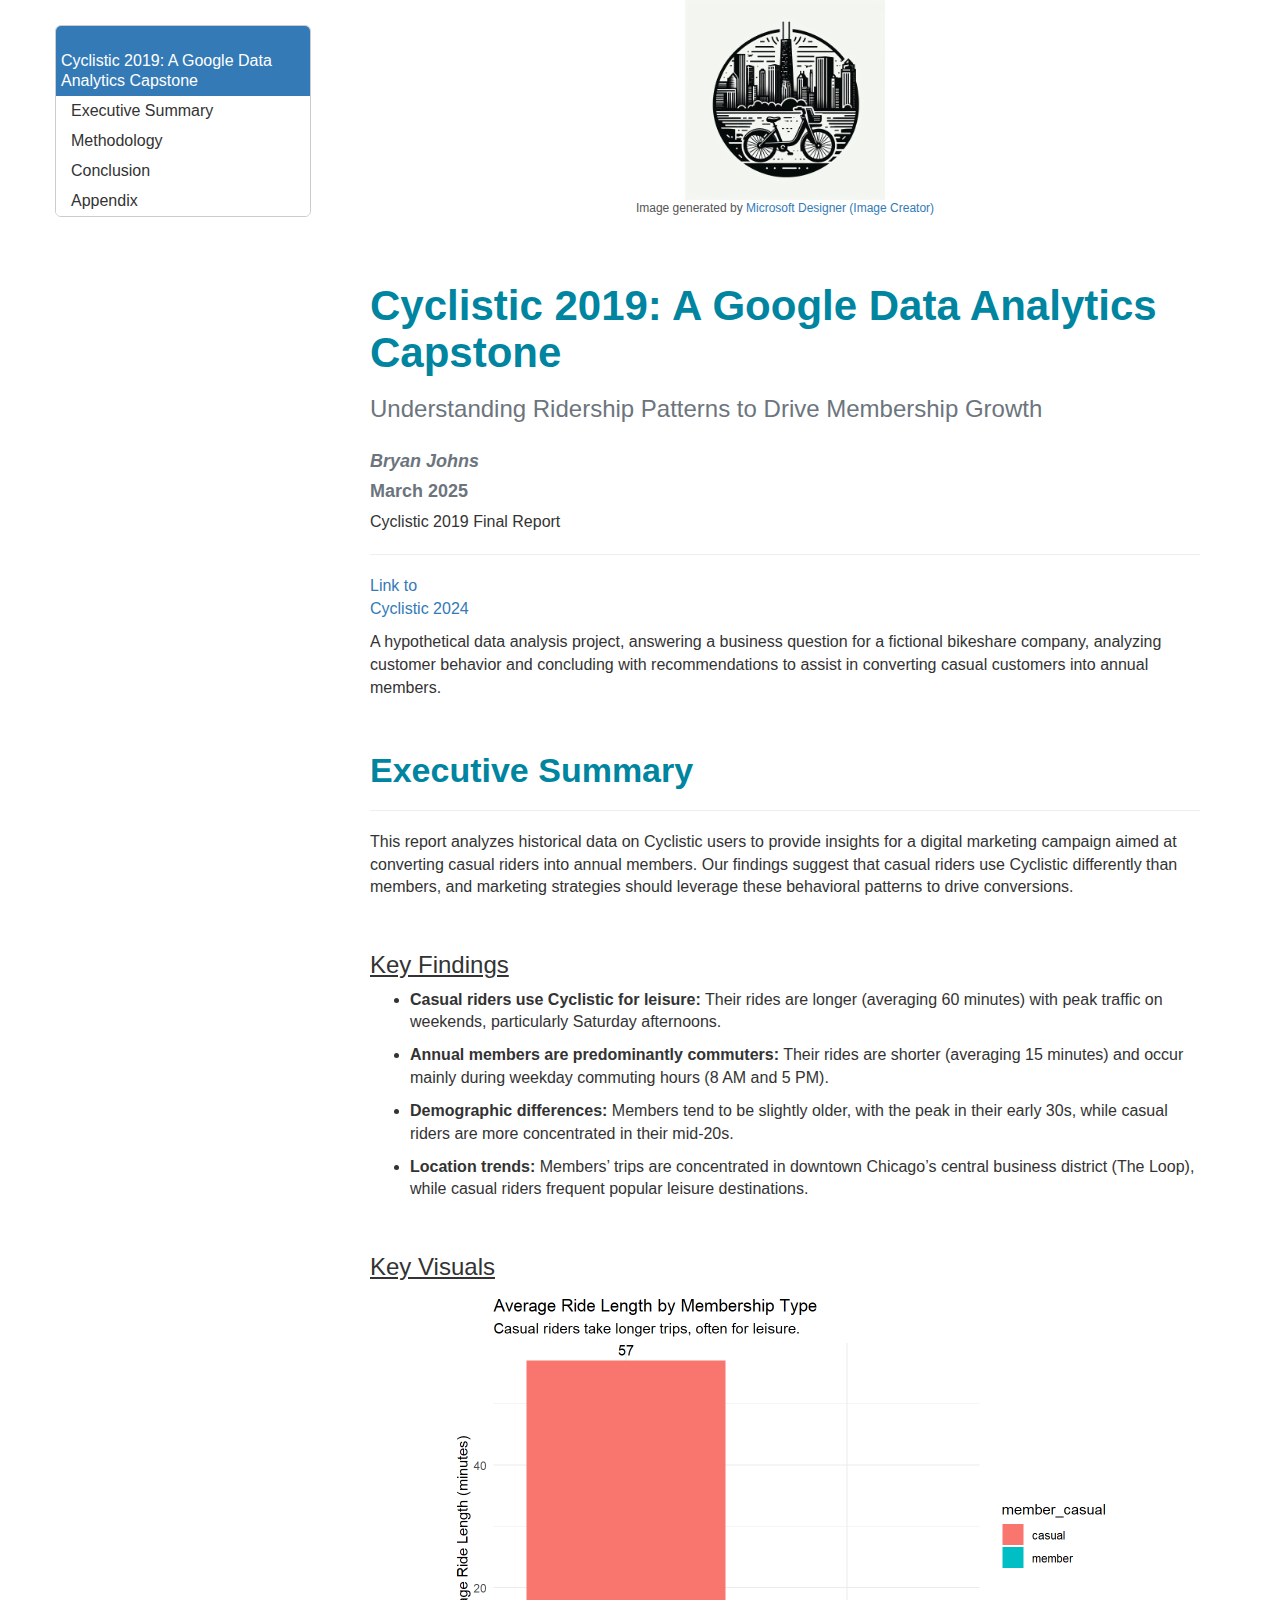
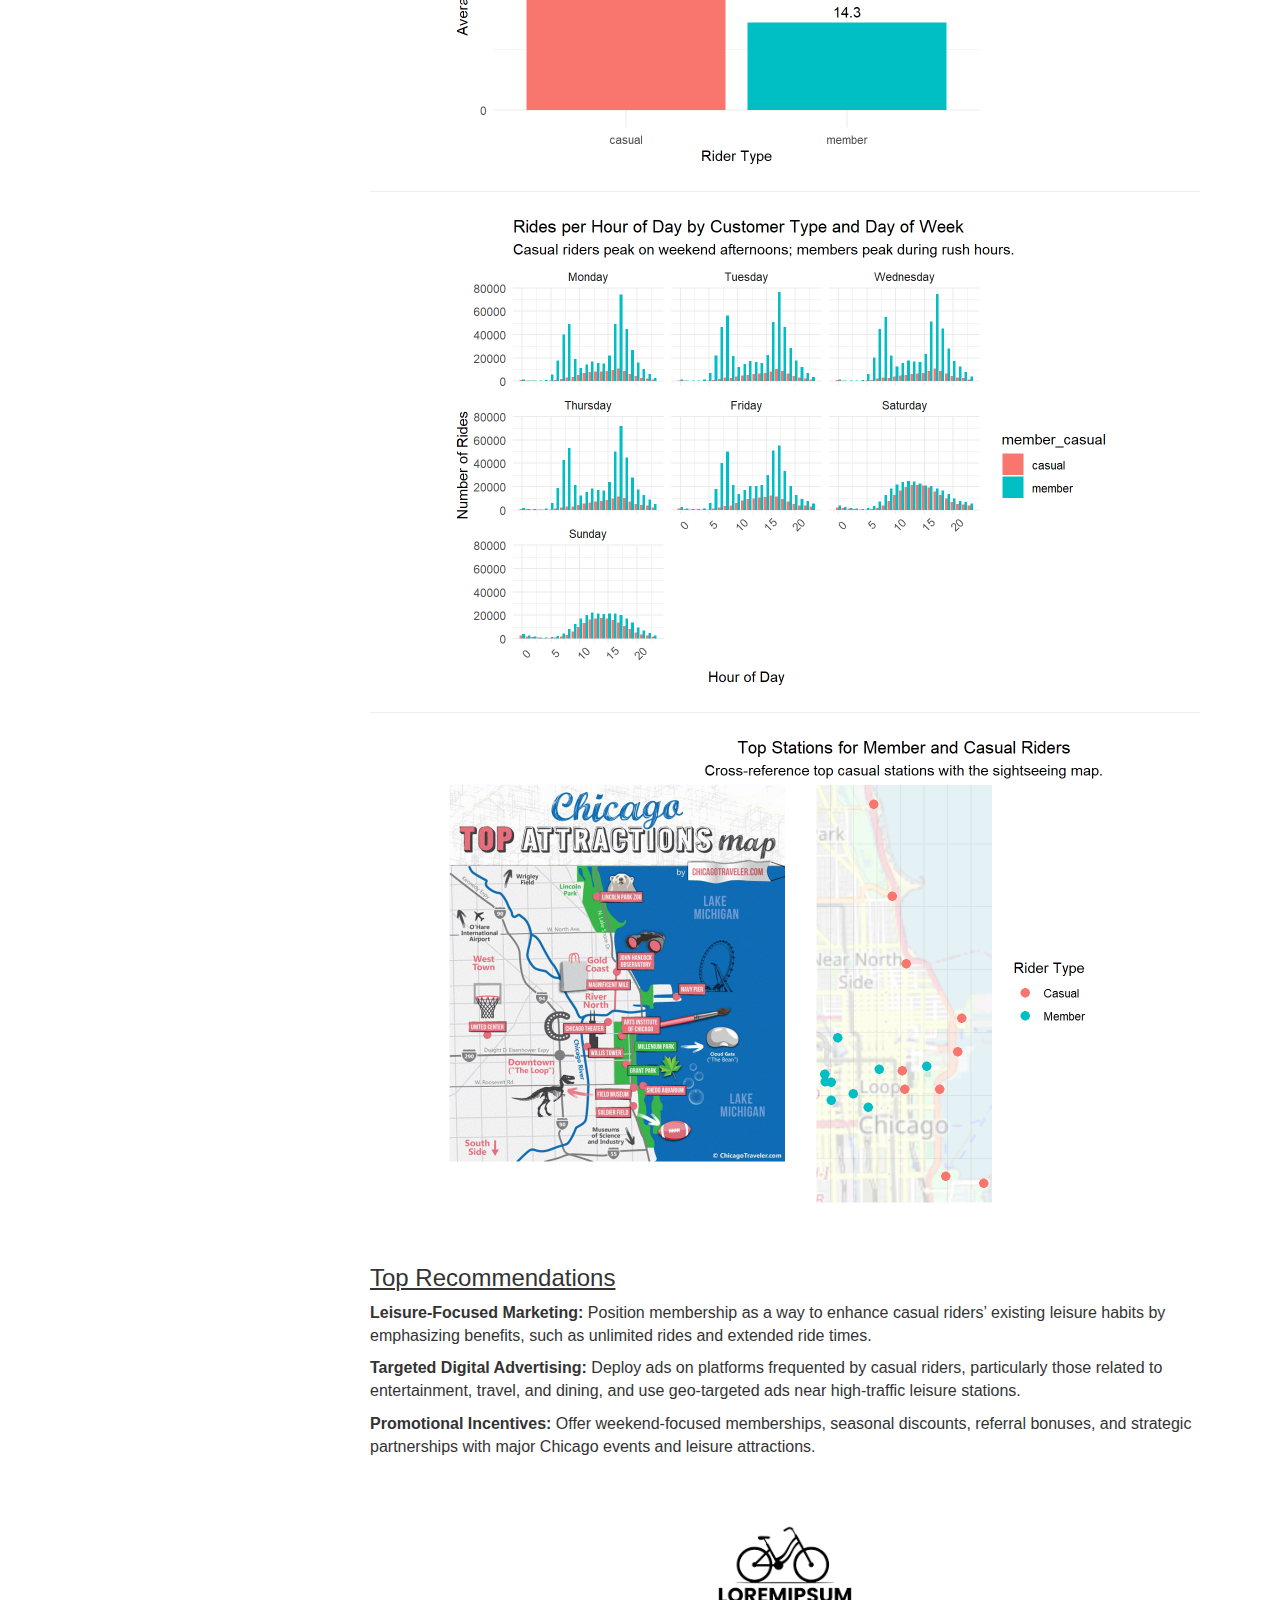
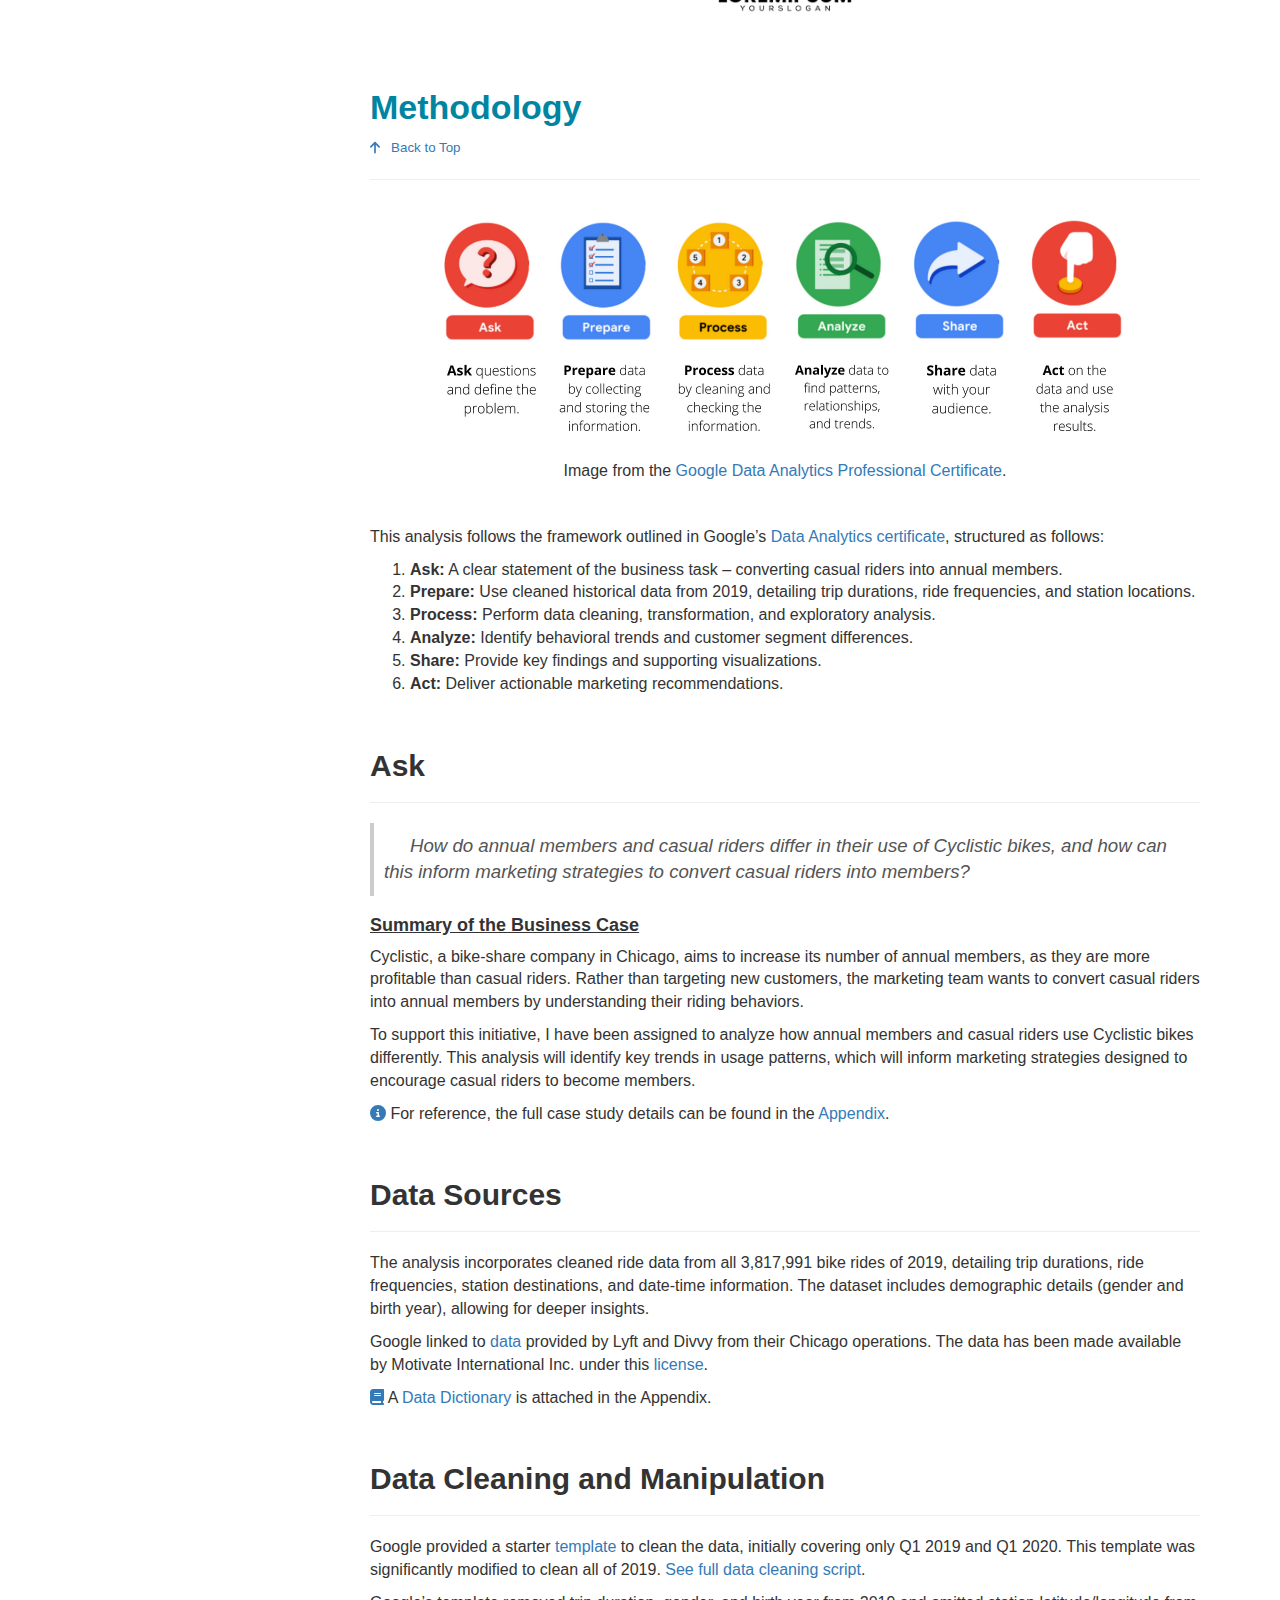
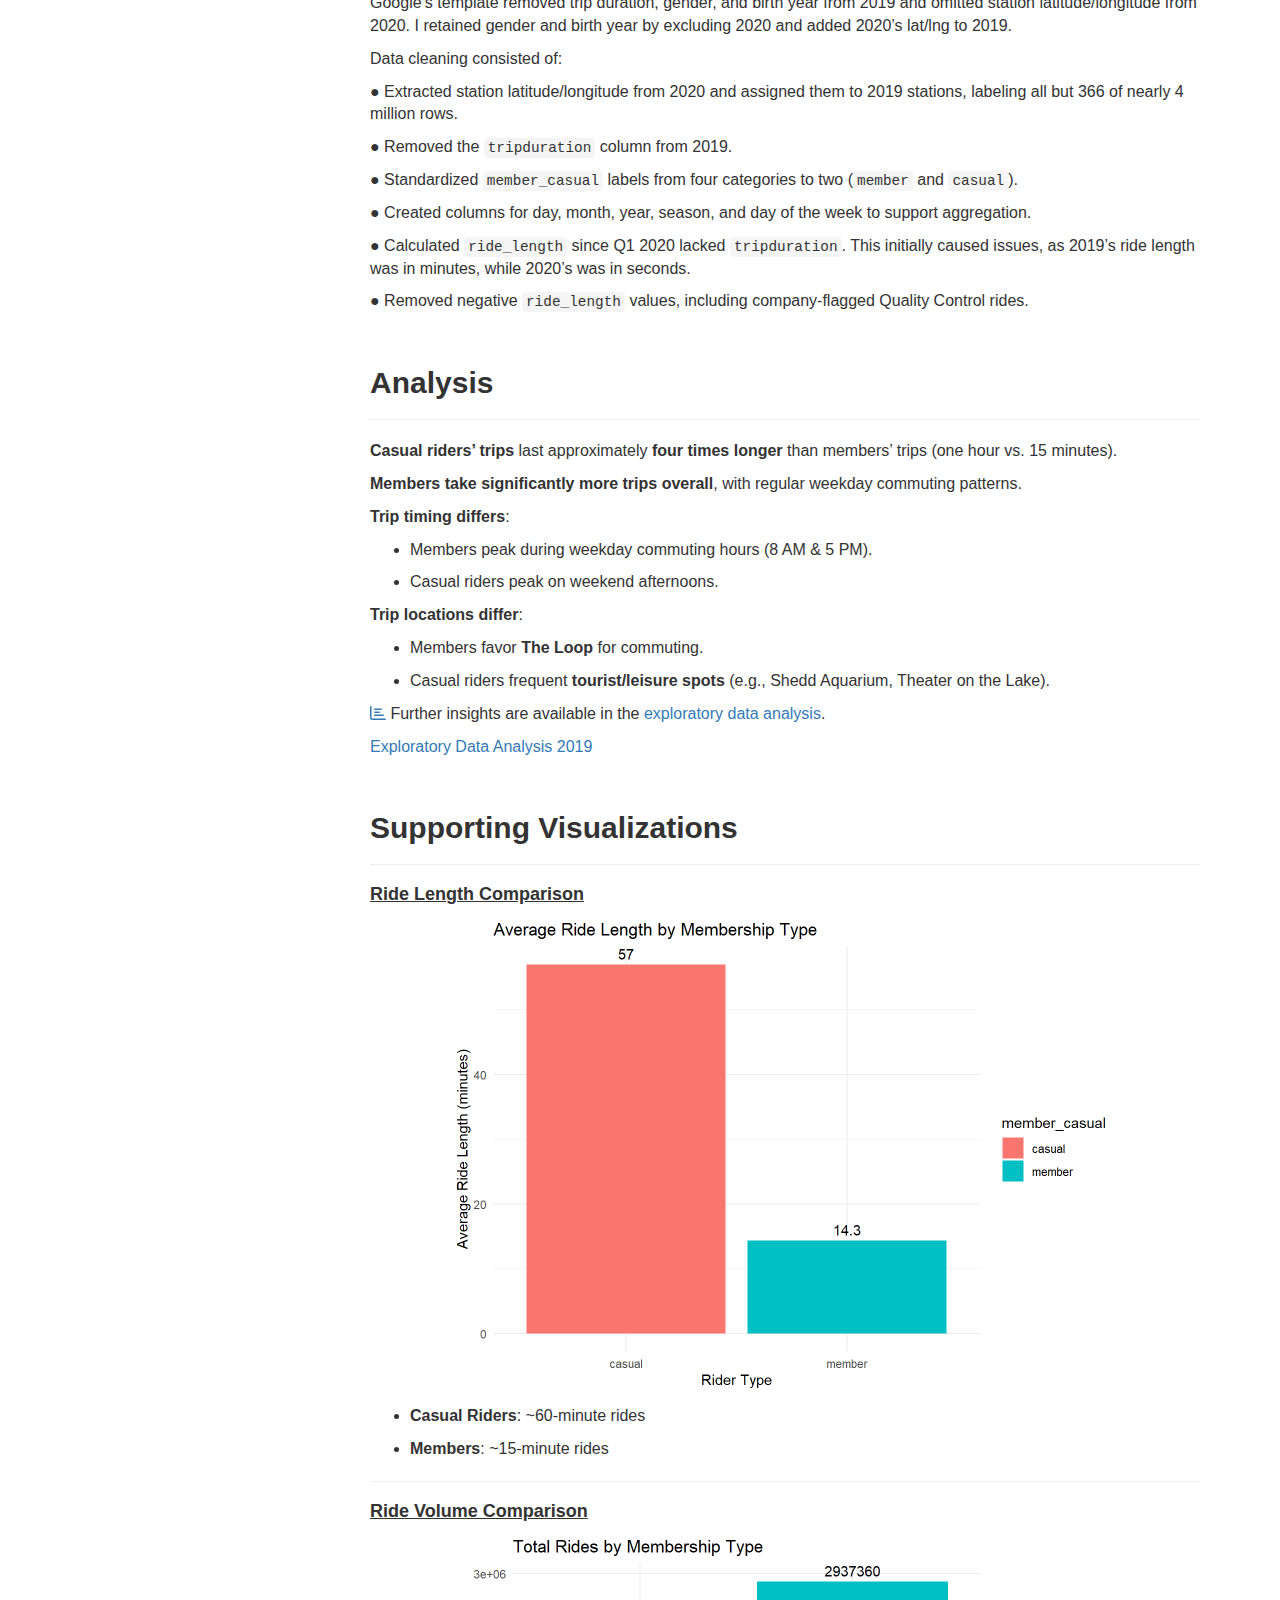
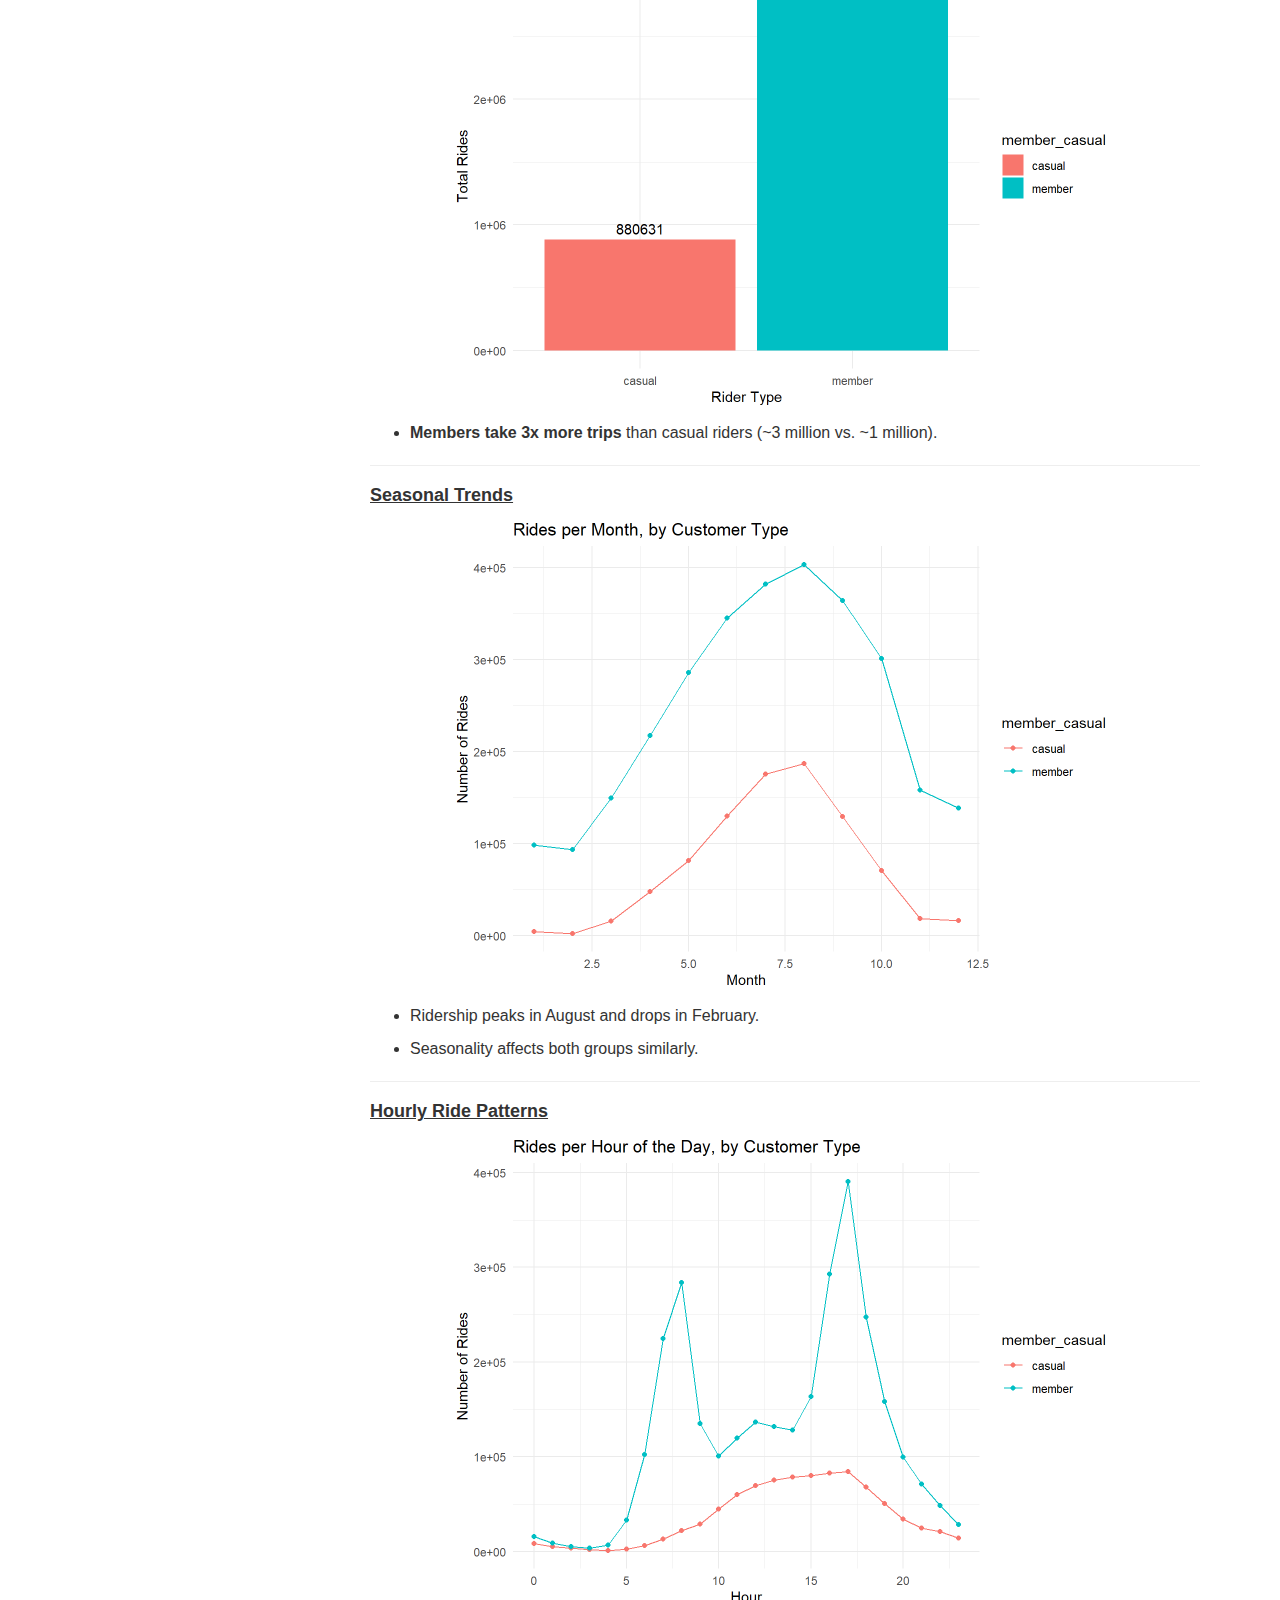
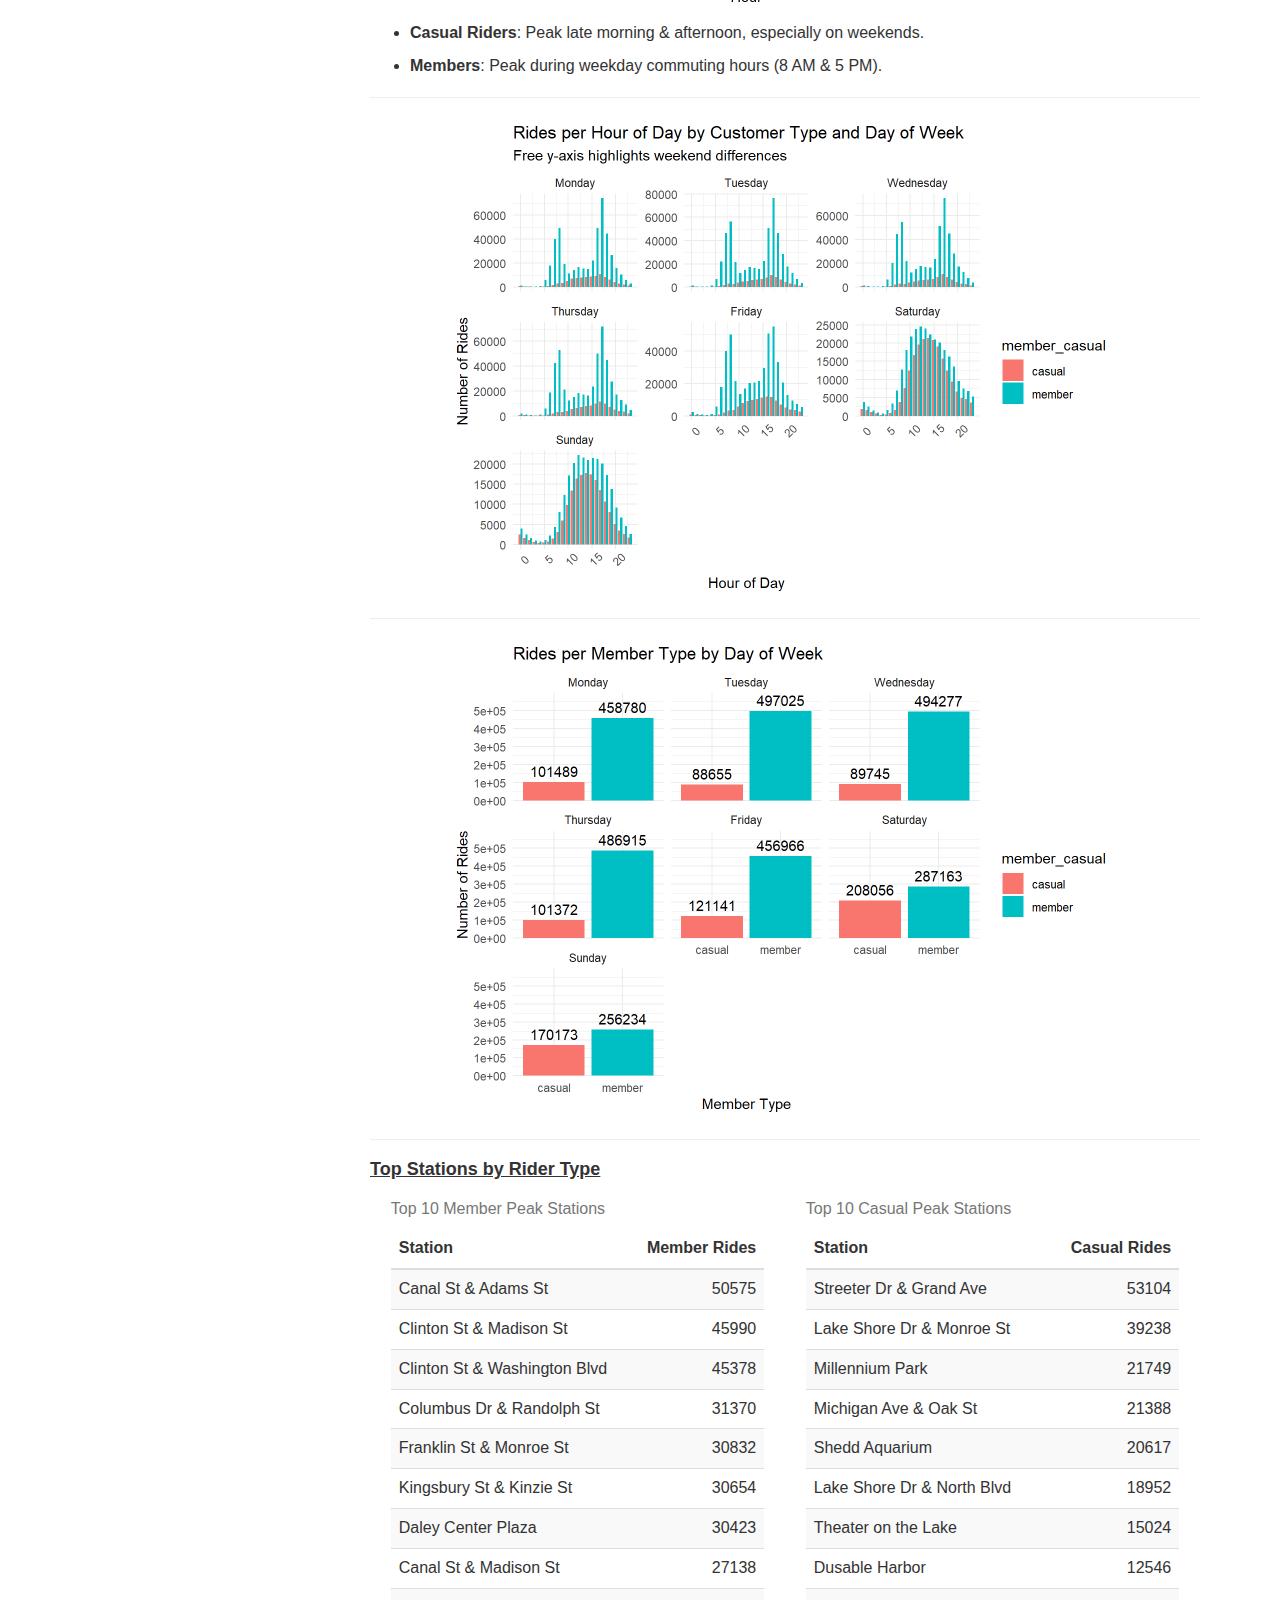
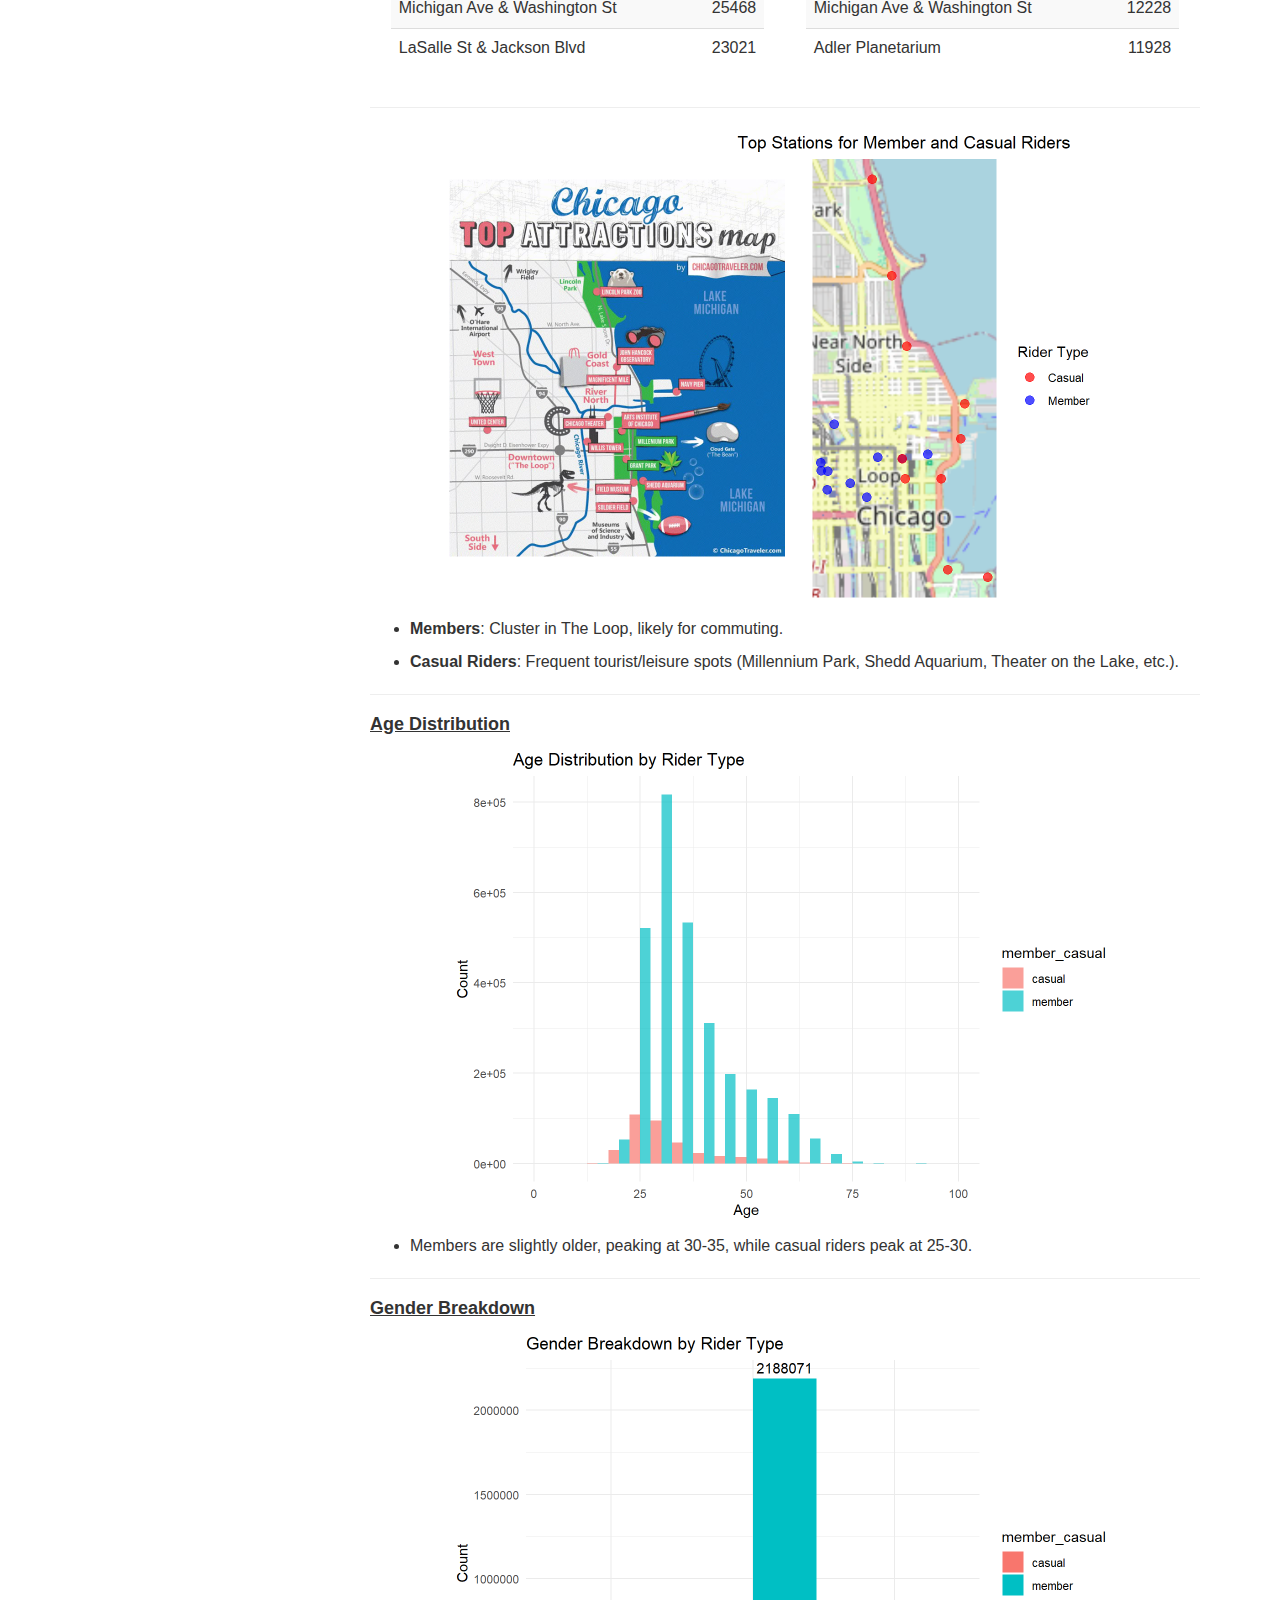
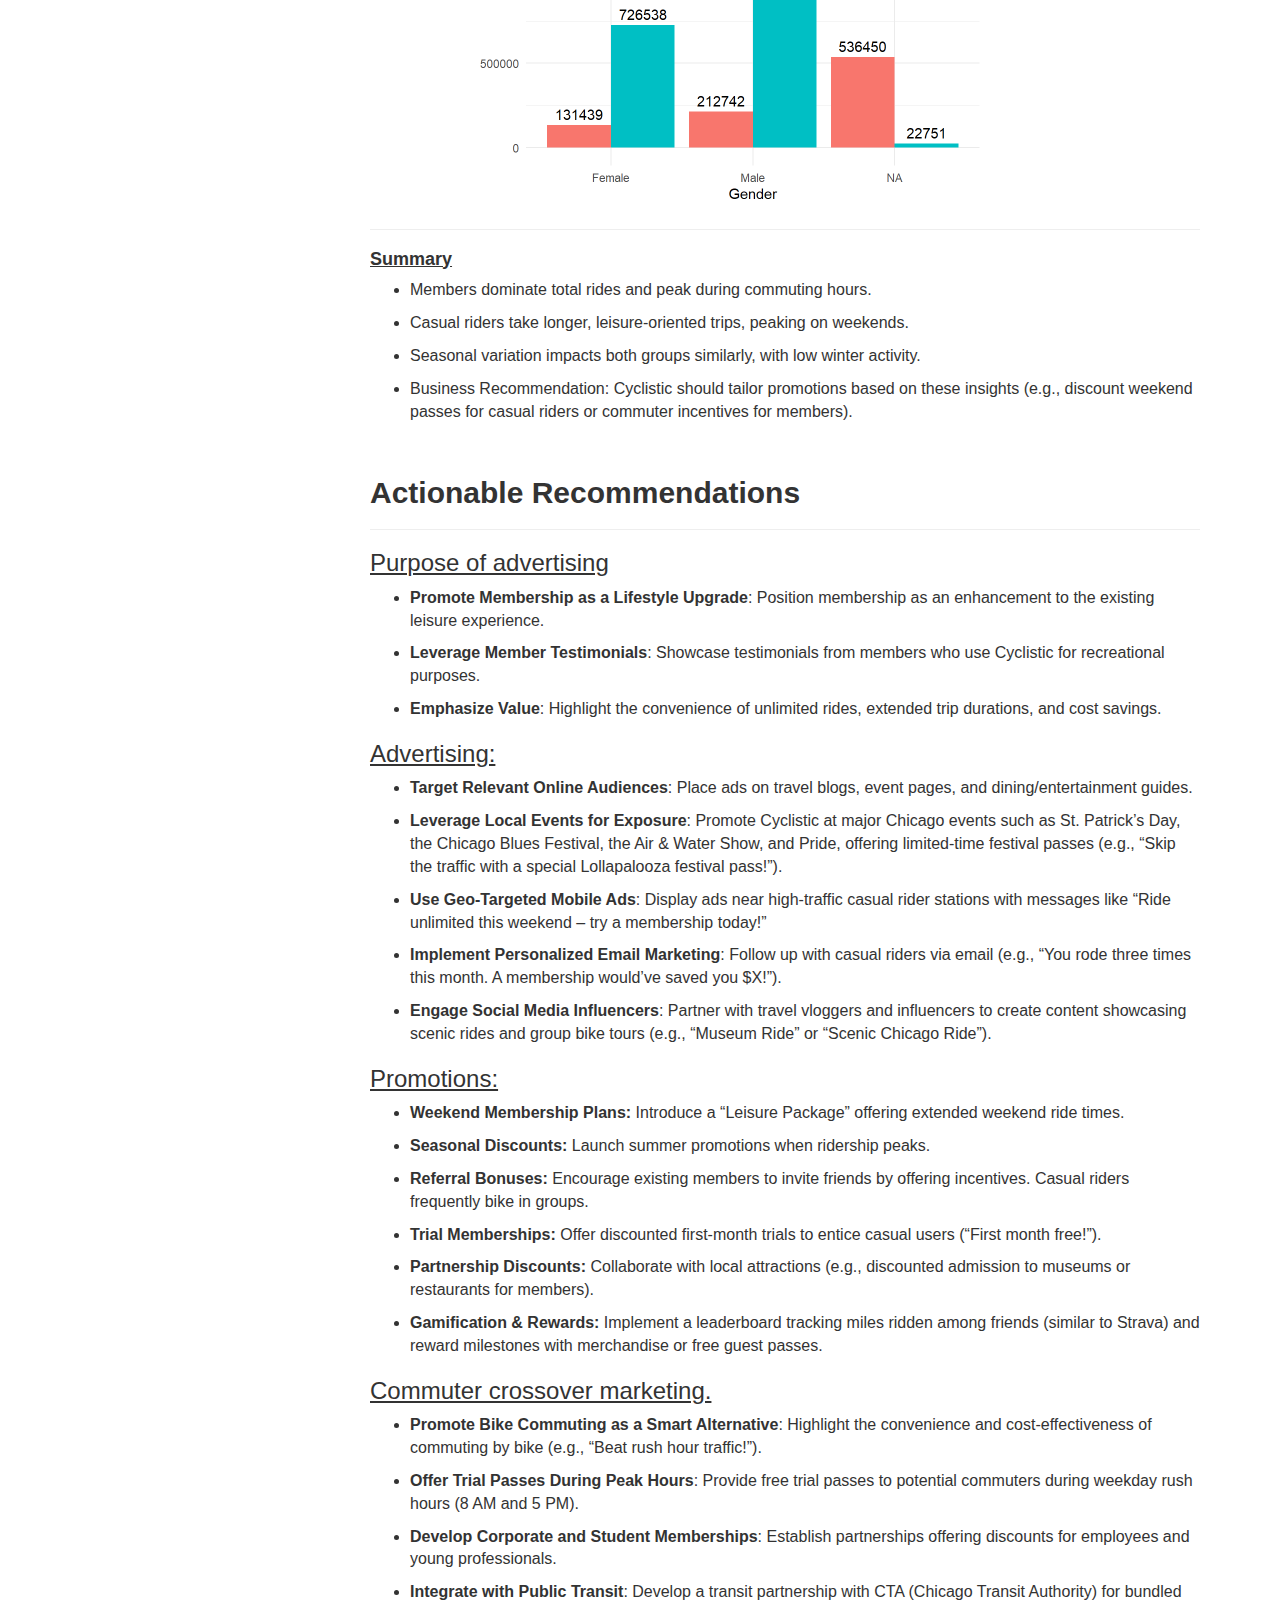
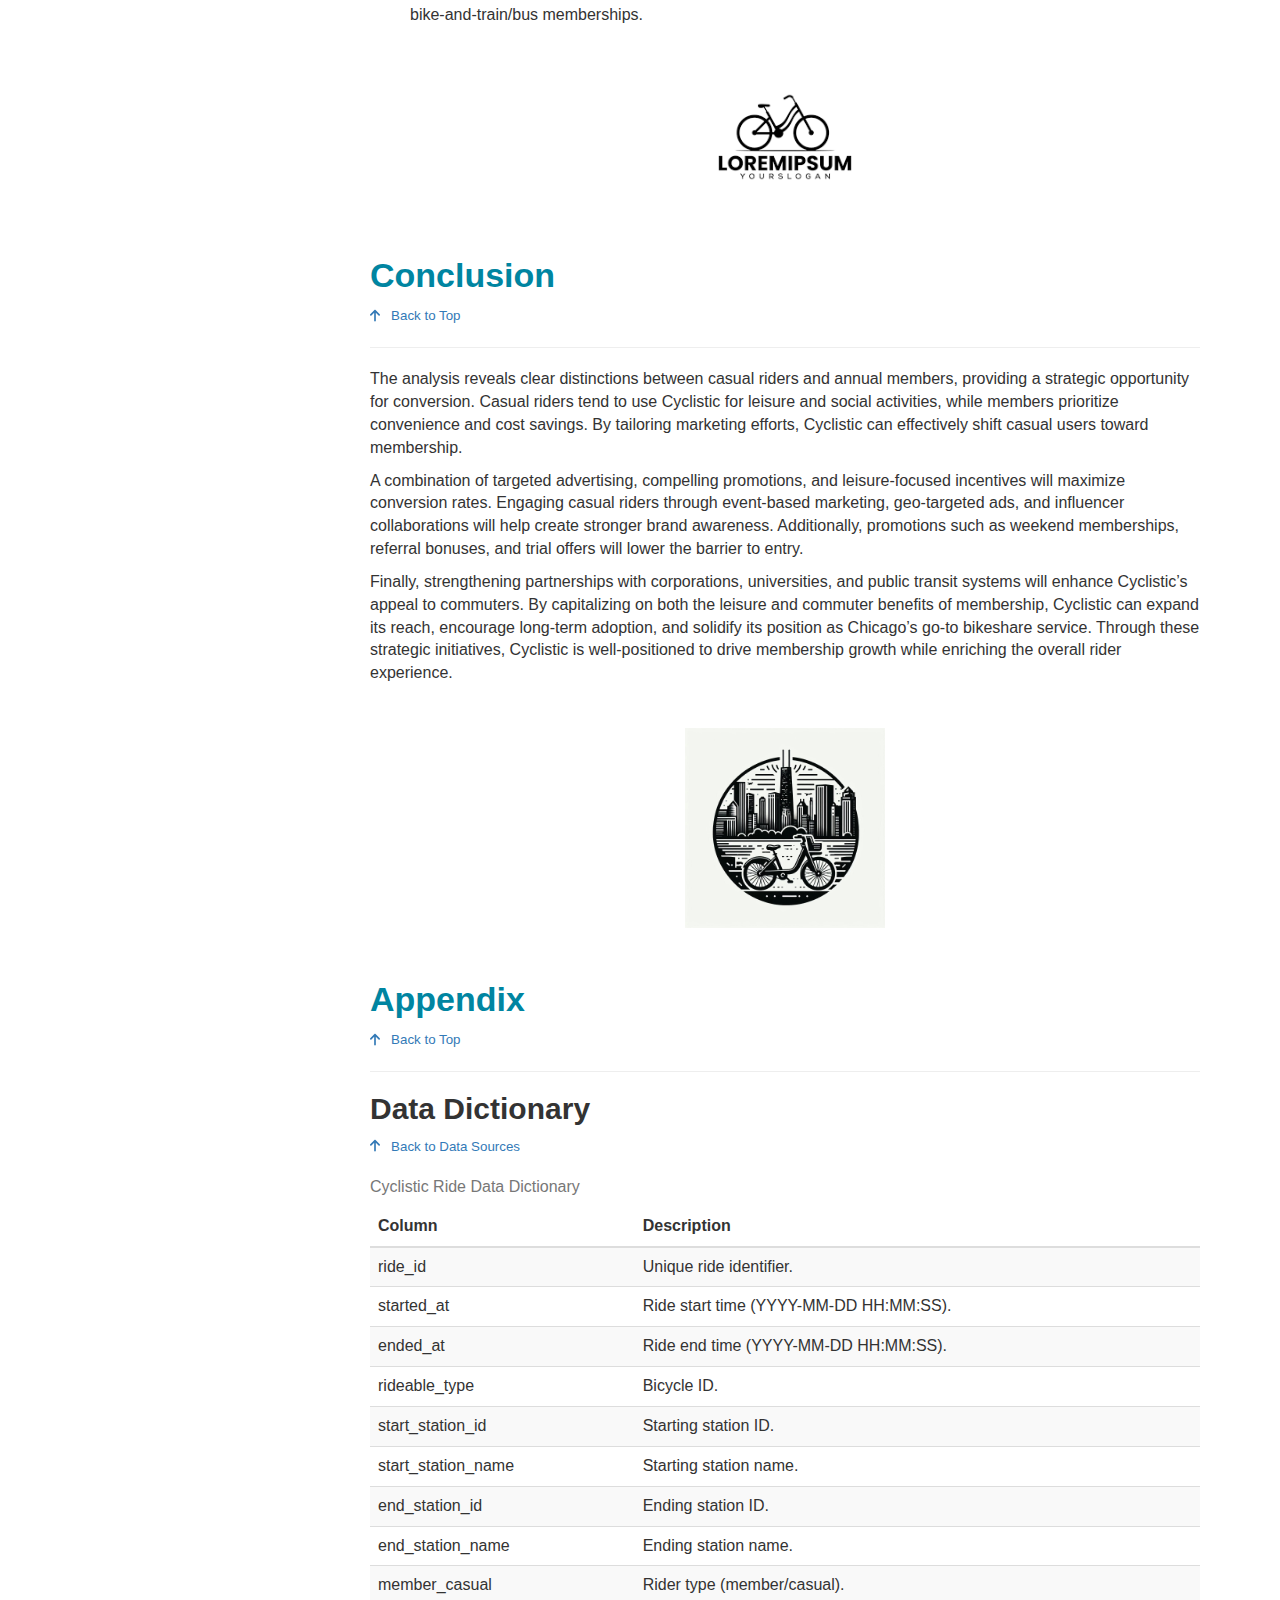
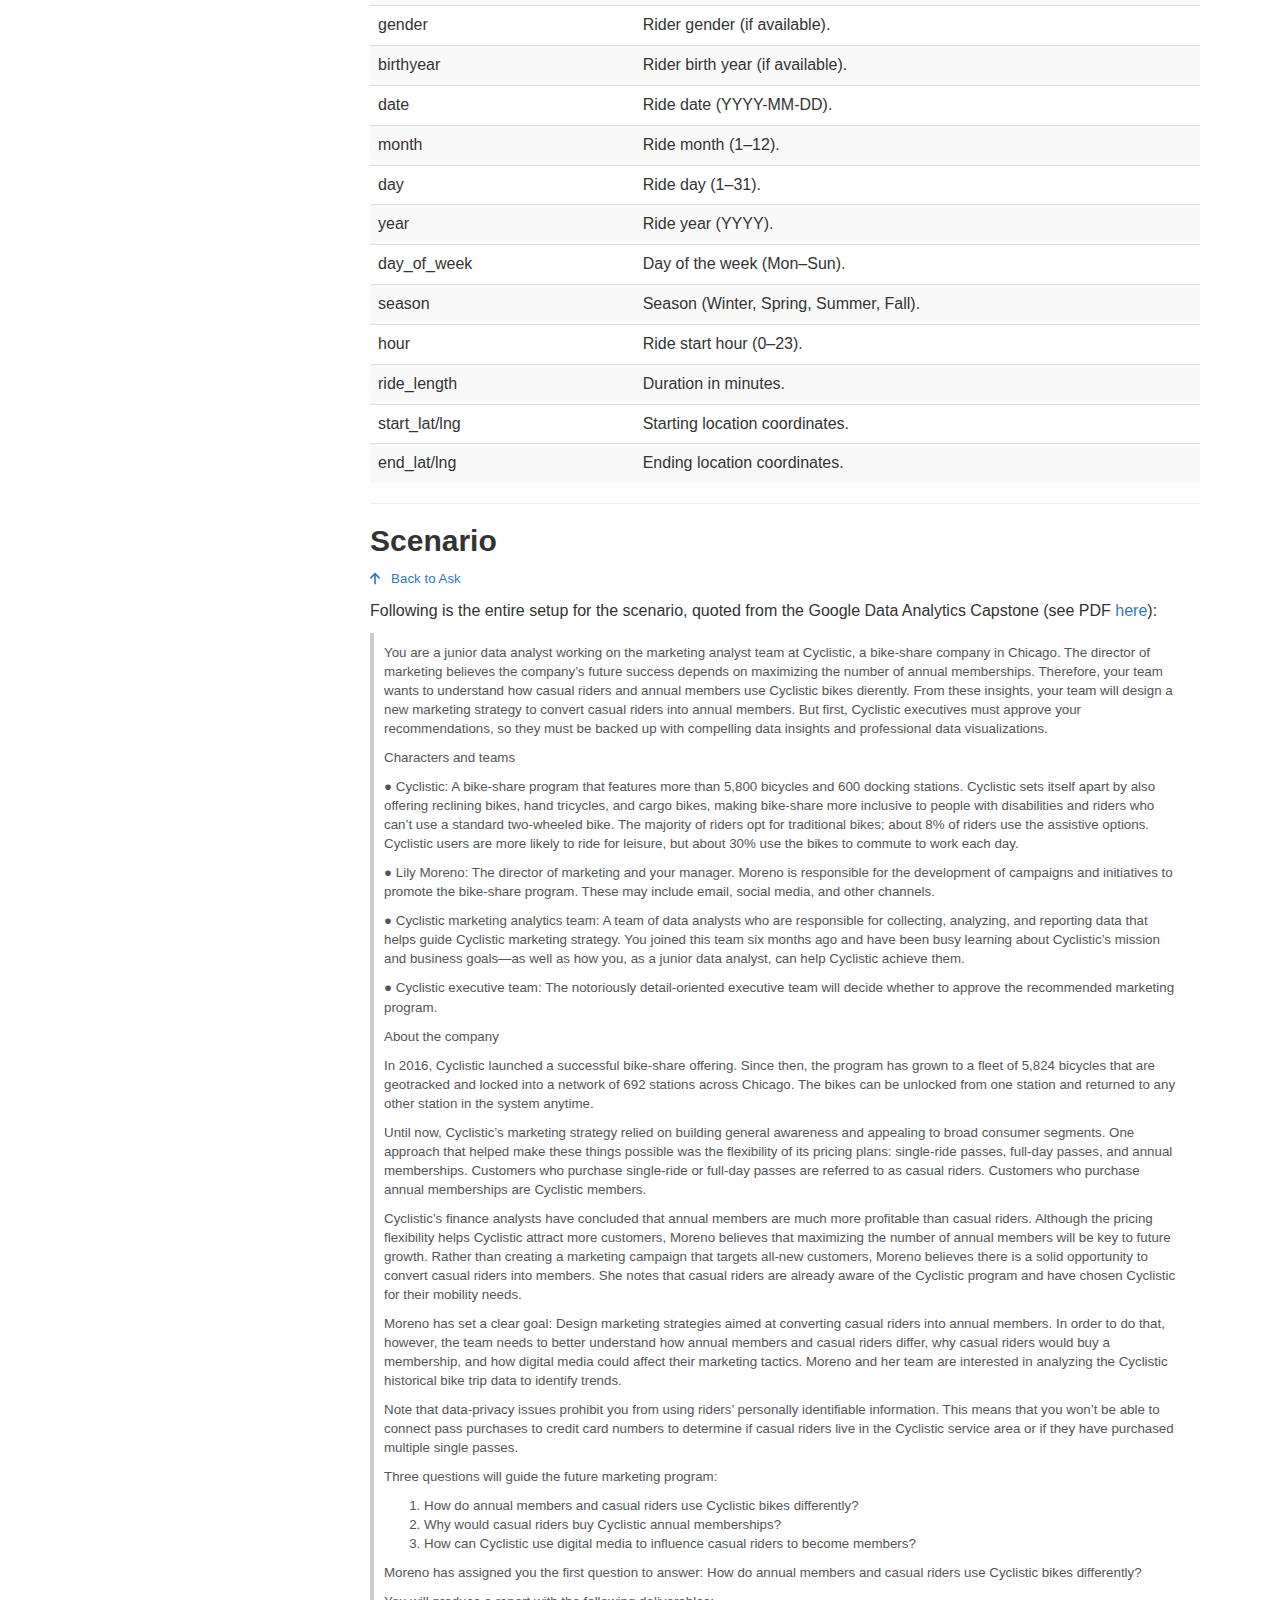
<file: summary_2019.html>
<!DOCTYPE html>

<html>

<head>

<meta charset="utf-8" />
<meta name="generator" content="pandoc" />
<meta http-equiv="X-UA-Compatible" content="IE=EDGE" />


<meta name="author" content=" Bryan Johns " />


<title> Cyclistic 2019: A Google Data Analytics Capstone </title>

<script src="summary_2019_files/header-attrs-2.29/header-attrs.js"></script>
<script src="summary_2019_files/jquery-3.6.0/jquery-3.6.0.min.js"></script>
<meta name="viewport" content="width=device-width, initial-scale=1" />
<link href="summary_2019_files/bootstrap-3.3.5/css/bootstrap.min.css" rel="stylesheet" />
<script src="summary_2019_files/bootstrap-3.3.5/js/bootstrap.min.js"></script>
<script src="summary_2019_files/bootstrap-3.3.5/shim/html5shiv.min.js"></script>
<script src="summary_2019_files/bootstrap-3.3.5/shim/respond.min.js"></script>
<style>h1 {font-size: 34px;}
       h1.title {font-size: 38px;}
       h2 {font-size: 30px;}
       h3 {font-size: 24px;}
       h4 {font-size: 18px;}
       h5 {font-size: 16px;}
       h6 {font-size: 12px;}
       code {color: inherit; background-color: rgba(0, 0, 0, 0.04);}
       pre:not([class]) { background-color: white }</style>
<script src="summary_2019_files/jqueryui-1.13.2/jquery-ui.min.js"></script>
<link href="summary_2019_files/tocify-1.9.1/jquery.tocify.css" rel="stylesheet" />
<script src="summary_2019_files/tocify-1.9.1/jquery.tocify.js"></script>
<script src="summary_2019_files/navigation-1.1/tabsets.js"></script>
<link href="summary_2019_files/highlightjs-9.12.0/default.css" rel="stylesheet" />
<script src="summary_2019_files/highlightjs-9.12.0/highlight.js"></script>
<script src="summary_2019_files/kePrint-0.0.1/kePrint.js"></script>
<link href="summary_2019_files/lightable-0.0.1/lightable.css" rel="stylesheet" />
<link
  rel="stylesheet"
  href="https://cdnjs.cloudflare.com/ajax/libs/font-awesome/6.5.2/css/all.min.css"
/>

<link rel="icon" type="image/x-icon" href="./resources/images/favicon.ico">


<style type="text/css">
  code{white-space: pre-wrap;}
  span.smallcaps{font-variant: small-caps;}
  span.underline{text-decoration: underline;}
  div.column{display: inline-block; vertical-align: top; width: 50%;}
  div.hanging-indent{margin-left: 1.5em; text-indent: -1.5em;}
  ul.task-list{list-style: none;}
    </style>

<style type="text/css">code{white-space: pre;}</style>
<script type="text/javascript">
if (window.hljs) {
  hljs.configure({languages: []});
  hljs.initHighlightingOnLoad();
  if (document.readyState && document.readyState === "complete") {
    window.setTimeout(function() { hljs.initHighlighting(); }, 0);
  }
}
</script>






<link rel="stylesheet" href="resources/css/styles.css" type="text/css" />



<style type = "text/css">
.main-container {
  max-width: 940px;
  margin-left: auto;
  margin-right: auto;
}
img {
  max-width:100%;
}
.tabbed-pane {
  padding-top: 12px;
}
.html-widget {
  margin-bottom: 20px;
}
button.code-folding-btn:focus {
  outline: none;
}
summary {
  display: list-item;
}
details > summary > p:only-child {
  display: inline;
}
pre code {
  padding: 0;
}
</style>



<!-- tabsets -->

<style type="text/css">
.tabset-dropdown > .nav-tabs {
  display: inline-table;
  max-height: 500px;
  min-height: 44px;
  overflow-y: auto;
  border: 1px solid #ddd;
  border-radius: 4px;
}

.tabset-dropdown > .nav-tabs > li.active:before, .tabset-dropdown > .nav-tabs.nav-tabs-open:before {
  content: "\e259";
  font-family: 'Glyphicons Halflings';
  display: inline-block;
  padding: 10px;
  border-right: 1px solid #ddd;
}

.tabset-dropdown > .nav-tabs.nav-tabs-open > li.active:before {
  content: "\e258";
  font-family: 'Glyphicons Halflings';
  border: none;
}

.tabset-dropdown > .nav-tabs > li.active {
  display: block;
}

.tabset-dropdown > .nav-tabs > li > a,
.tabset-dropdown > .nav-tabs > li > a:focus,
.tabset-dropdown > .nav-tabs > li > a:hover {
  border: none;
  display: inline-block;
  border-radius: 4px;
  background-color: transparent;
}

.tabset-dropdown > .nav-tabs.nav-tabs-open > li {
  display: block;
  float: none;
}

.tabset-dropdown > .nav-tabs > li {
  display: none;
}
</style>

<!-- code folding -->



<style type="text/css">

#TOC {
  margin: 25px 0px 20px 0px;
}
@media (max-width: 768px) {
#TOC {
  position: relative;
  width: 100%;
}
}

@media print {
.toc-content {
  /* see https://github.com/w3c/csswg-drafts/issues/4434 */
  float: right;
}
}

.toc-content {
  padding-left: 30px;
  padding-right: 40px;
}

div.main-container {
  max-width: 1200px;
}

div.tocify {
  width: 20%;
  max-width: 260px;
  max-height: 85%;
}

@media (min-width: 768px) and (max-width: 991px) {
  div.tocify {
    width: 25%;
  }
}

@media (max-width: 767px) {
  div.tocify {
    width: 100%;
    max-width: none;
  }
}

.tocify ul, .tocify li {
  line-height: 20px;
}

.tocify-subheader .tocify-item {
  font-size: 0.90em;
}

.tocify .list-group-item {
  border-radius: 0px;
}


</style>



</head>

<body>


<div class="container-fluid main-container">


<!-- setup 3col/9col grid for toc_float and main content  -->
<div class="row">
<div class="col-xs-12 col-sm-4 col-md-3">
<div id="TOC" class="tocify">
</div>
</div>

<div class="toc-content col-xs-12 col-sm-8 col-md-9">



<!-- header image and caption -->
<img src="resources/images/Logo_AI.jpeg" alt="Cyclistic Logo" style="width:200px; display:block; margin:auto;">
<p style="font-size: 12px; color: #555; margin:auto; text-align: center;">Image generated by <a href="https://designer.microsoft.com/image-creator">Microsoft Designer (Image Creator)</a></p>
 
<!-- map resizer -->
<script>
    document.addEventListener('DOMContentLoaded', function() {
      var mapContainers = document.querySelectorAll('.map-container .leaflet-container');
      
      function resizeMaps() {
        mapContainers.forEach(function(mapContainer) {
          if (mapContainer._leaflet_map) {
            mapContainer._leaflet_map.invalidateSize();
          }
        });
      }
    
      // resizeMaps on page load
      resizeMaps();
    
      // resizeMaps on window resize
      window.addEventListener('resize', resizeMaps);
    });
</script>

<div id="header">



<h1 class="title toc-ignore"><h1 style="font-size: 42px;"><br />
Cyclistic 2019: A Google Data Analytics Capstone<br />
</h1></h1>
<h3 class="subtitle">Understanding Ridership Patterns to Drive
Membership Growth</h3>
<h4 class="author"><p style="font-style: italic;"><br />
Bryan Johns<br />
</p></h4>
<h4 class="date">March 2025</h4>

</div>


<div class="floating-header">
<p>Cyclistic 2019 Final Report</p>
</div>
<hr />
<div class="button">
<p><a href="summary_2024.html">Link to<br>Cyclistic 2024</a></p>
</div>
<p>A hypothetical data analysis project, answering a business question
for a fictional bikeshare company, analyzing customer behavior and
concluding with recommendations to assist in converting casual customers
into annual members.</p>
<p><br />
</p>
<div id="executive-summary" class="section level1">
<h1>Executive Summary</h1>
<hr />
<p>This report analyzes historical data on Cyclistic users to provide
insights for a digital marketing campaign aimed at converting casual
riders into annual members. Our findings suggest that casual riders use
Cyclistic differently than members, and marketing strategies should
leverage these behavioral patterns to drive conversions.</p>
<p><br />
</p>
<div id="key-findings" class="section level3">
<h3>Key Findings</h3>
<ul>
<li><p><strong>Casual riders use Cyclistic for leisure:</strong> Their
rides are longer (averaging 60 minutes) with peak traffic on weekends,
particularly Saturday afternoons.</p></li>
<li><p><strong>Annual members are predominantly commuters:</strong>
Their rides are shorter (averaging 15 minutes) and occur mainly during
weekday commuting hours (8 AM and 5 PM).</p></li>
<li><p><strong>Demographic differences:</strong> Members tend to be
slightly older, with the peak in their early 30s, while casual riders
are more concentrated in their mid-20s.</p></li>
<li><p><strong>Location trends:</strong> Members’ trips are concentrated
in downtown Chicago’s central business district (The Loop), while casual
riders frequent popular leisure destinations.</p></li>
</ul>
<p><br />
</p>
</div>
<div id="key-visuals" class="section level3">
<h3>Key Visuals</h3>
<p><img src="summary_2019_files/figure-html/unnamed-chunk-2-1.png" width="672" style="display: block; margin: auto;" /></p>
<hr />
<p><img src="summary_2019_files/figure-html/unnamed-chunk-3-1.png" width="672" style="display: block; margin: auto;" /></p>
<hr />
<p><img src="summary_2019_files/figure-html/unnamed-chunk-4-1.png" width="672" style="display: block; margin: auto;" /></p>
<p><br />
</p>
</div>
<div id="top-recommendations" class="section level3 text-border">
<h3>Top Recommendations</h3>
<p><strong>Leisure-Focused Marketing:</strong> Position membership as a
way to enhance casual riders’ existing leisure habits by emphasizing
benefits, such as unlimited rides and extended ride times.</p>
<p><strong>Targeted Digital Advertising:</strong> Deploy ads on
platforms frequented by casual riders, particularly those related to
entertainment, travel, and dining, and use geo-targeted ads near
high-traffic leisure stations.</p>
<p><strong>Promotional Incentives:</strong> Offer weekend-focused
memberships, seasonal discounts, referral bonuses, and strategic
partnerships with major Chicago events and leisure attractions.</p>
</div>
<p><img src="resources/images/Logo_Freepik.png" alt="Cyclistic Logo" style="width:200px; display:block; margin:auto;"></p>
</div>
<div id="methodology" class="section level1">
<h1>Methodology</h1>
<p><span style="font-size: 10pt;"><a
href="#"><svg aria-hidden="true" role="img" viewBox="0 0 384 512" style="height:1em;width:0.75em;vertical-align:-0.125em;margin-left:auto;margin-right:auto;font-size:inherit;fill:currentColor;overflow:visible;position:relative;"><path d="M214.6 41.4c-12.5-12.5-32.8-12.5-45.3 0l-160 160c-12.5 12.5-12.5 32.8 0 45.3s32.8 12.5 45.3 0L160 141.2V448c0 17.7 14.3 32 32 32s32-14.3 32-32V141.2L329.4 246.6c12.5 12.5 32.8 12.5 45.3 0s12.5-32.8 0-45.3l-160-160z"/></svg>
  Back to Top</a></span></p>
<hr />
<div class="figure" style="text-align: center">
<img src="resources/images/six_phases_of_data_analytics.png" alt="Image from the [Google Data Analytics Professional Certificate](https://www.coursera.org/professional-certificates/google-data-analytics)." width="700" />
<p class="caption">
Image from the <a
href="https://www.coursera.org/professional-certificates/google-data-analytics">Google
Data Analytics Professional Certificate</a>.
</p>
</div>
<p><br />
</p>
<p>This analysis follows the framework outlined in Google’s <a
href="https://www.coursera.org/professional-certificates/google-data-analytics">Data
Analytics certificate</a>, structured as follows:</p>
<ol style="list-style-type: decimal">
<li><strong>Ask:</strong> A clear statement of the business task –
converting casual riders into annual members.</li>
<li><strong>Prepare:</strong> Use cleaned historical data from 2019,
detailing trip durations, ride frequencies, and station locations.</li>
<li><strong>Process:</strong> Perform data cleaning, transformation, and
exploratory analysis.</li>
<li><strong>Analyze:</strong> Identify behavioral trends and customer
segment differences.</li>
<li><strong>Share:</strong> Provide key findings and supporting
visualizations.</li>
<li><strong>Act:</strong> Deliver actionable marketing
recommendations.</li>
</ol>
<p><br />
</p>
<div id="ask" class="section level2">
<h2>Ask</h2>
<hr />
<blockquote>
<p><span style="font-style: italic; font-size: 14pt;">     How do annual
members and casual riders differ in their use of Cyclistic bikes, and
how can this inform marketing strategies to convert casual riders into
members?</span></p>
</blockquote>
<div id="summary-of-the-business-case" class="section level4">
<h4>Summary of the Business Case</h4>
<p>Cyclistic, a bike-share company in Chicago, aims to increase its
number of annual members, as they are more profitable than casual
riders. Rather than targeting new customers, the marketing team wants to
convert casual riders into annual members by understanding their riding
behaviors.</p>
<p>To support this initiative, I have been assigned to analyze how
annual members and casual riders use Cyclistic bikes differently. This
analysis will identify key trends in usage patterns, which will inform
marketing strategies designed to encourage casual riders to become
members.</p>
<p>
<a href="#scenario" class="fa-icon"><svg aria-hidden="true" role="img" viewBox="0 0 512 512" style="height:1em;width:1em;vertical-align:-0.125em;margin-left:auto;margin-right:auto;font-size:inherit;fill:currentColor;overflow:visible;position:relative;"><path d="M256 512A256 256 0 1 0 256 0a256 256 0 1 0 0 512zM216 336h24V272H216c-13.3 0-24-10.7-24-24s10.7-24 24-24h48c13.3 0 24 10.7 24 24v88h8c13.3 0 24 10.7 24 24s-10.7 24-24 24H216c-13.3 0-24-10.7-24-24s10.7-24 24-24zm40-208a32 32 0 1 1 0 64 32 32 0 1 1 0-64z"/></svg></a>
For reference, the full case study details can be found in the <a
href="#scenario">Appendix</a>.
</p>
<p><br />
</p>
</div>
</div>
<div id="data-sources" class="section level2">
<h2>Data Sources</h2>
<hr />
<p>The analysis incorporates cleaned ride data from all 3,817,991 bike
rides of 2019, detailing trip durations, ride frequencies, station
destinations, and date-time information. The dataset includes
demographic details (gender and birth year), allowing for deeper
insights.</p>
<p>Google linked to <a
href="https://divvy-tripdata.s3.amazonaws.com/index.html">data</a>
provided by Lyft and Divvy from their Chicago operations. The data has
been made available by Motivate International Inc. under this <a
href="https://divvybikes.com/data-license-agreement">license</a>.</p>
<p>
<a href="#data-dictionary" class="fa-icon"><svg aria-hidden="true" role="img" viewBox="0 0 448 512" style="height:1em;width:0.88em;vertical-align:-0.125em;margin-left:auto;margin-right:auto;font-size:inherit;fill:currentColor;overflow:visible;position:relative;"><path d="M96 0C43 0 0 43 0 96V416c0 53 43 96 96 96H384h32c17.7 0 32-14.3 32-32s-14.3-32-32-32V384c17.7 0 32-14.3 32-32V32c0-17.7-14.3-32-32-32H384 96zm0 384H352v64H96c-17.7 0-32-14.3-32-32s14.3-32 32-32zm32-240c0-8.8 7.2-16 16-16H336c8.8 0 16 7.2 16 16s-7.2 16-16 16H144c-8.8 0-16-7.2-16-16zm16 48H336c8.8 0 16 7.2 16 16s-7.2 16-16 16H144c-8.8 0-16-7.2-16-16s7.2-16 16-16z"/></svg></a>
A <a href="#data-dictionary">Data Dictionary</a> is attached in the
Appendix.
</p>
<p><br />
</p>
</div>
<div id="data-cleaning-and-manipulation" class="section level2">
<h2>Data Cleaning and Manipulation</h2>
<hr />
<p>Google provided a starter <a
href="https://github.com/johbry17/Cyclistic-Analytics/blob/main/resources/data_cleaning_v1.R">template</a>
to clean the data, initially covering only Q1 2019 and Q1 2020. This
template was significantly modified to clean all of 2019. <a
href="https://github.com/johbry17/Cyclistic-Analytics/blob/main/resources/data_cleaning_v2.R">See
full data cleaning script</a>.</p>
<p>Google’s template removed trip duration, gender, and birth year from
2019 and omitted station latitude/longitude from 2020. I retained gender
and birth year by excluding 2020 and added 2020’s lat/lng to 2019.</p>
<p>Data cleaning consisted of:</p>
<p>● Extracted station latitude/longitude from 2020 and assigned them to
2019 stations, labeling all but 366 of nearly 4 million rows.</p>
<p>● Removed the <code>tripduration</code> column from 2019.</p>
<p>● Standardized <code>member_casual</code> labels from four categories
to two (<code>member</code> and <code>casual</code>).</p>
<p>● Created columns for day, month, year, season, and day of the week
to support aggregation.</p>
<p>● Calculated <code>ride_length</code> since Q1 2020 lacked
<code>tripduration</code>. This initially caused issues, as 2019’s ride
length was in minutes, while 2020’s was in seconds.</p>
<p>● Removed negative <code>ride_length</code> values, including
company-flagged Quality Control rides.</p>
<p><br />
</p>
</div>
<div id="analysis" class="section level2">
<h2>Analysis</h2>
<hr />
<p><strong>Casual riders’ trips</strong> last approximately <strong>four
times longer</strong> than members’ trips (one hour vs. 15 minutes).</p>
<p><strong>Members take significantly more trips overall</strong>, with
regular weekday commuting patterns.</p>
<p><strong>Trip timing differs</strong>:</p>
<ul>
<li><p>Members peak during weekday commuting hours (8 AM &amp; 5
PM).</p></li>
<li><p>Casual riders peak on weekend afternoons.</p></li>
</ul>
<p><strong>Trip locations differ</strong>:</p>
<ul>
<li><p>Members favor <strong>The Loop</strong> for commuting.</p></li>
<li><p>Casual riders frequent <strong>tourist/leisure spots</strong>
(e.g., Shedd Aquarium, Theater on the Lake).</p></li>
</ul>
<p>
<a href="scratch_pad_2019.html" class="fa-icon"><svg aria-hidden="true" role="img" viewBox="0 0 512 512" style="height:1em;width:1em;vertical-align:-0.125em;margin-left:auto;margin-right:auto;font-size:inherit;fill:currentColor;overflow:visible;position:relative;"><path d="M24 32c13.3 0 24 10.7 24 24V408c0 13.3 10.7 24 24 24H488c13.3 0 24 10.7 24 24s-10.7 24-24 24H72c-39.8 0-72-32.2-72-72V56C0 42.7 10.7 32 24 32zM128 136c0-13.3 10.7-24 24-24l208 0c13.3 0 24 10.7 24 24s-10.7 24-24 24l-208 0c-13.3 0-24-10.7-24-24zm24 72H296c13.3 0 24 10.7 24 24s-10.7 24-24 24H152c-13.3 0-24-10.7-24-24s10.7-24 24-24zm0 96H424c13.3 0 24 10.7 24 24s-10.7 24-24 24H152c-13.3 0-24-10.7-24-24s10.7-24 24-24z"/></svg></a>
Further insights are available in the <a
href="scratch_pad_2019.html">exploratory data analysis</a>.
</p>
<div class="button">
<p><a href="scratch_pad_2019.html">Exploratory Data Analysis
2019</a></p>
</div>
<p><br />
</p>
</div>
<div id="supporting-visualizations" class="section level2">
<h2>Supporting Visualizations</h2>
<hr />
<div id="ride-length-comparison" class="section level4">
<h4>Ride Length Comparison</h4>
<p><img src="summary_2019_files/figure-html/unnamed-chunk-6-1.png" width="672" style="display: block; margin: auto;" /></p>
<ul>
<li><p><strong>Casual Riders</strong>: ~60-minute rides</p></li>
<li><p><strong>Members</strong>: ~15-minute rides</p></li>
</ul>
<hr />
</div>
<div id="ride-volume-comparison" class="section level4">
<h4>Ride Volume Comparison</h4>
<p><img src="summary_2019_files/figure-html/unnamed-chunk-7-1.png" width="672" style="display: block; margin: auto;" /></p>
<ul>
<li><strong>Members take 3x more trips</strong> than casual riders (~3
million vs. ~1 million).</li>
</ul>
<hr />
</div>
<div id="seasonal-trends" class="section level4">
<h4>Seasonal Trends</h4>
<p><img src="summary_2019_files/figure-html/unnamed-chunk-8-1.png" width="672" style="display: block; margin: auto;" /></p>
<ul>
<li><p>Ridership peaks in August and drops in February.</p></li>
<li><p>Seasonality affects both groups similarly.</p></li>
</ul>
<hr />
</div>
<div id="hourly-ride-patterns" class="section level4">
<h4>Hourly Ride Patterns</h4>
<p><img src="summary_2019_files/figure-html/unnamed-chunk-9-1.png" width="672" style="display: block; margin: auto;" /></p>
<ul>
<li><p><strong>Casual Riders</strong>: Peak late morning &amp;
afternoon, especially on weekends.</p></li>
<li><p><strong>Members</strong>: Peak during weekday commuting hours (8
AM &amp; 5 PM).</p></li>
</ul>
<hr />
<p><img src="summary_2019_files/figure-html/unnamed-chunk-10-1.png" width="672" style="display: block; margin: auto;" /></p>
<hr />
<p><img src="summary_2019_files/figure-html/unnamed-chunk-11-1.png" width="672" style="display: block; margin: auto;" /></p>
<hr />
</div>
<div id="top-stations-by-rider-type" class="section level4">
<h4>Top Stations by Rider Type</h4>
<div style="display: flex; justify-content: space-around;">
<div style="width: 45%;"><table class="table table-striped table-hover" style="margin-left: auto; margin-right: auto;">
<caption>Top 10 Member Peak Stations</caption>
 <thead>
  <tr>
   <th style="text-align:left;"> Station </th>
   <th style="text-align:right;"> Member Rides </th>
  </tr>
 </thead>
<tbody>
  <tr>
   <td style="text-align:left;"> Canal St &amp; Adams St </td>
   <td style="text-align:right;"> 50575 </td>
  </tr>
  <tr>
   <td style="text-align:left;"> Clinton St &amp; Madison St </td>
   <td style="text-align:right;"> 45990 </td>
  </tr>
  <tr>
   <td style="text-align:left;"> Clinton St &amp; Washington Blvd </td>
   <td style="text-align:right;"> 45378 </td>
  </tr>
  <tr>
   <td style="text-align:left;"> Columbus Dr &amp; Randolph St </td>
   <td style="text-align:right;"> 31370 </td>
  </tr>
  <tr>
   <td style="text-align:left;"> Franklin St &amp; Monroe St </td>
   <td style="text-align:right;"> 30832 </td>
  </tr>
  <tr>
   <td style="text-align:left;"> Kingsbury St &amp; Kinzie St </td>
   <td style="text-align:right;"> 30654 </td>
  </tr>
  <tr>
   <td style="text-align:left;"> Daley Center Plaza </td>
   <td style="text-align:right;"> 30423 </td>
  </tr>
  <tr>
   <td style="text-align:left;"> Canal St &amp; Madison St </td>
   <td style="text-align:right;"> 27138 </td>
  </tr>
  <tr>
   <td style="text-align:left;"> Michigan Ave &amp; Washington St </td>
   <td style="text-align:right;"> 25468 </td>
  </tr>
  <tr>
   <td style="text-align:left;"> LaSalle St &amp; Jackson Blvd </td>
   <td style="text-align:right;"> 23021 </td>
  </tr>
</tbody>
</table></div>
<div style="width: 45%;"><table class="table table-striped table-hover" style="margin-left: auto; margin-right: auto;">
<caption>Top 10 Casual Peak Stations</caption>
 <thead>
  <tr>
   <th style="text-align:left;"> Station </th>
   <th style="text-align:right;"> Casual Rides </th>
  </tr>
 </thead>
<tbody>
  <tr>
   <td style="text-align:left;"> Streeter Dr &amp; Grand Ave </td>
   <td style="text-align:right;"> 53104 </td>
  </tr>
  <tr>
   <td style="text-align:left;"> Lake Shore Dr &amp; Monroe St </td>
   <td style="text-align:right;"> 39238 </td>
  </tr>
  <tr>
   <td style="text-align:left;"> Millennium Park </td>
   <td style="text-align:right;"> 21749 </td>
  </tr>
  <tr>
   <td style="text-align:left;"> Michigan Ave &amp; Oak St </td>
   <td style="text-align:right;"> 21388 </td>
  </tr>
  <tr>
   <td style="text-align:left;"> Shedd Aquarium </td>
   <td style="text-align:right;"> 20617 </td>
  </tr>
  <tr>
   <td style="text-align:left;"> Lake Shore Dr &amp; North Blvd </td>
   <td style="text-align:right;"> 18952 </td>
  </tr>
  <tr>
   <td style="text-align:left;"> Theater on the Lake </td>
   <td style="text-align:right;"> 15024 </td>
  </tr>
  <tr>
   <td style="text-align:left;"> Dusable Harbor </td>
   <td style="text-align:right;"> 12546 </td>
  </tr>
  <tr>
   <td style="text-align:left;"> Michigan Ave &amp; Washington St </td>
   <td style="text-align:right;"> 12228 </td>
  </tr>
  <tr>
   <td style="text-align:left;"> Adler Planetarium </td>
   <td style="text-align:right;"> 11928 </td>
  </tr>
</tbody>
</table></div>
</div>
<hr />
<p><img src="summary_2019_files/figure-html/unnamed-chunk-14-1.png" width="672" style="display: block; margin: auto;" /></p>
<ul>
<li><p><strong>Members</strong>: Cluster in The Loop, likely for
commuting.</p></li>
<li><p><strong>Casual Riders</strong>: Frequent tourist/leisure spots
(Millennium Park, Shedd Aquarium, Theater on the Lake, etc.).</p></li>
</ul>
<hr />
</div>
<div id="age-distribution" class="section level4">
<h4>Age Distribution</h4>
<p><img src="summary_2019_files/figure-html/unnamed-chunk-15-1.png" width="672" style="display: block; margin: auto;" /></p>
<ul>
<li>Members are slightly older, peaking at 30-35, while casual riders
peak at 25-30.</li>
</ul>
<hr />
</div>
<div id="gender-breakdown" class="section level4">
<h4>Gender Breakdown</h4>
<p><img src="summary_2019_files/figure-html/unnamed-chunk-16-1.png" width="672" style="display: block; margin: auto;" /></p>
<hr />
</div>
<div id="summary" class="section level4 text-border">
<h4>Summary</h4>
<ul>
<li><p>Members dominate total rides and peak during commuting
hours.</p></li>
<li><p>Casual riders take longer, leisure-oriented trips, peaking on
weekends.</p></li>
<li><p>Seasonal variation impacts both groups similarly, with low winter
activity.</p></li>
<li><p>Business Recommendation: Cyclistic should tailor promotions based
on these insights (e.g., discount weekend passes for casual riders or
commuter incentives for members).</p></li>
</ul>
</div>
<p><br />
</p>
</div>
<div id="actionable-recommendations" class="section level2">
<h2>Actionable Recommendations</h2>
<hr />
<div id="purpose-of-advertising" class="section level3">
<h3>Purpose of advertising</h3>
<ul>
<li><p><strong>Promote Membership as a Lifestyle Upgrade</strong>:
Position membership as an enhancement to the existing leisure
experience.</p></li>
<li><p><strong>Leverage Member Testimonials</strong>: Showcase
testimonials from members who use Cyclistic for recreational
purposes.</p></li>
<li><p><strong>Emphasize Value</strong>: Highlight the convenience of
unlimited rides, extended trip durations, and cost savings.</p></li>
</ul>
</div>
<div id="advertising" class="section level3">
<h3>Advertising:</h3>
<ul>
<li><p><strong>Target Relevant Online Audiences</strong>: Place ads on
travel blogs, event pages, and dining/entertainment guides.</p></li>
<li><p><strong>Leverage Local Events for Exposure</strong>: Promote
Cyclistic at major Chicago events such as St. Patrick’s Day, the Chicago
Blues Festival, the Air &amp; Water Show, and Pride, offering
limited-time festival passes (e.g., “Skip the traffic with a special
Lollapalooza festival pass!”).</p></li>
<li><p><strong>Use Geo-Targeted Mobile Ads</strong>: Display ads near
high-traffic casual rider stations with messages like “Ride unlimited
this weekend – try a membership today!”</p></li>
<li><p><strong>Implement Personalized Email Marketing</strong>: Follow
up with casual riders via email (e.g., “You rode three times this month.
A membership would’ve saved you $X!”).</p></li>
<li><p><strong>Engage Social Media Influencers</strong>: Partner with
travel vloggers and influencers to create content showcasing scenic
rides and group bike tours (e.g., “Museum Ride” or “Scenic Chicago
Ride”).</p></li>
</ul>
</div>
<div id="promotions" class="section level3">
<h3>Promotions:</h3>
<ul>
<li><p><strong>Weekend Membership Plans:</strong> Introduce a “Leisure
Package” offering extended weekend ride times.</p></li>
<li><p><strong>Seasonal Discounts:</strong> Launch summer promotions
when ridership peaks.</p></li>
<li><p><strong>Referral Bonuses:</strong> Encourage existing members to
invite friends by offering incentives. Casual riders frequently bike in
groups.</p></li>
<li><p><strong>Trial Memberships:</strong> Offer discounted first-month
trials to entice casual users (“First month free!”).</p></li>
<li><p><strong>Partnership Discounts:</strong> Collaborate with local
attractions (e.g., discounted admission to museums or restaurants for
members).</p></li>
<li><p><strong>Gamification &amp; Rewards:</strong> Implement a
leaderboard tracking miles ridden among friends (similar to Strava) and
reward milestones with merchandise or free guest passes.</p></li>
</ul>
</div>
<div id="commuter-crossover-marketing." class="section level3">
<h3>Commuter crossover marketing.</h3>
<ul>
<li><p><strong>Promote Bike Commuting as a Smart Alternative</strong>:
Highlight the convenience and cost-effectiveness of commuting by bike
(e.g., “Beat rush hour traffic!”).</p></li>
<li><p><strong>Offer Trial Passes During Peak Hours</strong>: Provide
free trial passes to potential commuters during weekday rush hours (8 AM
and 5 PM).</p></li>
<li><p><strong>Develop Corporate and Student Memberships</strong>:
Establish partnerships offering discounts for employees and young
professionals.</p></li>
<li><p><strong>Integrate with Public Transit</strong>: Develop a transit
partnership with CTA (Chicago Transit Authority) for bundled
bike-and-train/bus memberships.</p></li>
</ul>
<p><img src="resources/images/Logo_Freepik.png" alt="Cyclistic Logo" style="width:200px; display:block; margin:auto;"></p>
</div>
</div>
</div>
<div id="conclusion" class="section level1">
<h1>Conclusion</h1>
<p><span style="font-size: 10pt;"><a
href="#"><svg aria-hidden="true" role="img" viewBox="0 0 384 512" style="height:1em;width:0.75em;vertical-align:-0.125em;margin-left:auto;margin-right:auto;font-size:inherit;fill:currentColor;overflow:visible;position:relative;"><path d="M214.6 41.4c-12.5-12.5-32.8-12.5-45.3 0l-160 160c-12.5 12.5-12.5 32.8 0 45.3s32.8 12.5 45.3 0L160 141.2V448c0 17.7 14.3 32 32 32s32-14.3 32-32V141.2L329.4 246.6c12.5 12.5 32.8 12.5 45.3 0s12.5-32.8 0-45.3l-160-160z"/></svg>
  Back to Top</a></span></p>
<hr />
<p>The analysis reveals clear distinctions between casual riders and
annual members, providing a strategic opportunity for conversion. Casual
riders tend to use Cyclistic for leisure and social activities, while
members prioritize convenience and cost savings. By tailoring marketing
efforts, Cyclistic can effectively shift casual users toward
membership.</p>
<p>A combination of targeted advertising, compelling promotions, and
leisure-focused incentives will maximize conversion rates. Engaging
casual riders through event-based marketing, geo-targeted ads, and
influencer collaborations will help create stronger brand awareness.
Additionally, promotions such as weekend memberships, referral bonuses,
and trial offers will lower the barrier to entry.</p>
<p>Finally, strengthening partnerships with corporations, universities,
and public transit systems will enhance Cyclistic’s appeal to commuters.
By capitalizing on both the leisure and commuter benefits of membership,
Cyclistic can expand its reach, encourage long-term adoption, and
solidify its position as Chicago’s go-to bikeshare service. Through
these strategic initiatives, Cyclistic is well-positioned to drive
membership growth while enriching the overall rider experience.</p>
<p><br />
</p>
<p><img src="resources/images/Logo_AI.jpeg" alt="Cyclistic Logo" style="width:200px; display:block; margin:auto;"></p>
<p><br />
</p>
</div>
<div id="appendix" class="section level1">
<h1>Appendix</h1>
<p><span style="font-size: 10pt;"><a
href="#"><svg aria-hidden="true" role="img" viewBox="0 0 384 512" style="height:1em;width:0.75em;vertical-align:-0.125em;margin-left:auto;margin-right:auto;font-size:inherit;fill:currentColor;overflow:visible;position:relative;"><path d="M214.6 41.4c-12.5-12.5-32.8-12.5-45.3 0l-160 160c-12.5 12.5-12.5 32.8 0 45.3s32.8 12.5 45.3 0L160 141.2V448c0 17.7 14.3 32 32 32s32-14.3 32-32V141.2L329.4 246.6c12.5 12.5 32.8 12.5 45.3 0s12.5-32.8 0-45.3l-160-160z"/></svg>
  Back to Top</a></span></p>
<hr />
<div id="data-dictionary" class="section level2">
<h2>Data Dictionary</h2>
<p><span style="font-size: 10pt;"><a
href="#data-sources"><svg aria-hidden="true" role="img" viewBox="0 0 384 512" style="height:1em;width:0.75em;vertical-align:-0.125em;margin-left:auto;margin-right:auto;font-size:inherit;fill:currentColor;overflow:visible;position:relative;"><path d="M214.6 41.4c-12.5-12.5-32.8-12.5-45.3 0l-160 160c-12.5 12.5-12.5 32.8 0 45.3s32.8 12.5 45.3 0L160 141.2V448c0 17.7 14.3 32 32 32s32-14.3 32-32V141.2L329.4 246.6c12.5 12.5 32.8 12.5 45.3 0s12.5-32.8 0-45.3l-160-160z"/></svg>
  Back to Data Sources</a></span></p>
<table class="table table-striped table-hover" style="margin-left: auto; margin-right: auto;">
<caption>
Cyclistic Ride Data Dictionary
</caption>
<thead>
<tr>
<th style="text-align:left;">
Column
</th>
<th style="text-align:left;">
Description
</th>
</tr>
</thead>
<tbody>
<tr>
<td style="text-align:left;">
ride_id
</td>
<td style="text-align:left;">
Unique ride identifier.
</td>
</tr>
<tr>
<td style="text-align:left;">
started_at
</td>
<td style="text-align:left;">
Ride start time (YYYY-MM-DD HH:MM:SS).
</td>
</tr>
<tr>
<td style="text-align:left;">
ended_at
</td>
<td style="text-align:left;">
Ride end time (YYYY-MM-DD HH:MM:SS).
</td>
</tr>
<tr>
<td style="text-align:left;">
rideable_type
</td>
<td style="text-align:left;">
Bicycle ID.
</td>
</tr>
<tr>
<td style="text-align:left;">
start_station_id
</td>
<td style="text-align:left;">
Starting station ID.
</td>
</tr>
<tr>
<td style="text-align:left;">
start_station_name
</td>
<td style="text-align:left;">
Starting station name.
</td>
</tr>
<tr>
<td style="text-align:left;">
end_station_id
</td>
<td style="text-align:left;">
Ending station ID.
</td>
</tr>
<tr>
<td style="text-align:left;">
end_station_name
</td>
<td style="text-align:left;">
Ending station name.
</td>
</tr>
<tr>
<td style="text-align:left;">
member_casual
</td>
<td style="text-align:left;">
Rider type (member/casual).
</td>
</tr>
<tr>
<td style="text-align:left;">
gender
</td>
<td style="text-align:left;">
Rider gender (if available).
</td>
</tr>
<tr>
<td style="text-align:left;">
birthyear
</td>
<td style="text-align:left;">
Rider birth year (if available).
</td>
</tr>
<tr>
<td style="text-align:left;">
date
</td>
<td style="text-align:left;">
Ride date (YYYY-MM-DD).
</td>
</tr>
<tr>
<td style="text-align:left;">
month
</td>
<td style="text-align:left;">
Ride month (1–12).
</td>
</tr>
<tr>
<td style="text-align:left;">
day
</td>
<td style="text-align:left;">
Ride day (1–31).
</td>
</tr>
<tr>
<td style="text-align:left;">
year
</td>
<td style="text-align:left;">
Ride year (YYYY).
</td>
</tr>
<tr>
<td style="text-align:left;">
day_of_week
</td>
<td style="text-align:left;">
Day of the week (Mon–Sun).
</td>
</tr>
<tr>
<td style="text-align:left;">
season
</td>
<td style="text-align:left;">
Season (Winter, Spring, Summer, Fall).
</td>
</tr>
<tr>
<td style="text-align:left;">
hour
</td>
<td style="text-align:left;">
Ride start hour (0–23).
</td>
</tr>
<tr>
<td style="text-align:left;">
ride_length
</td>
<td style="text-align:left;">
Duration in minutes.
</td>
</tr>
<tr>
<td style="text-align:left;">
start_lat/lng
</td>
<td style="text-align:left;">
Starting location coordinates.
</td>
</tr>
<tr>
<td style="text-align:left;">
end_lat/lng
</td>
<td style="text-align:left;">
Ending location coordinates.
</td>
</tr>
</tbody>
</table>
<hr />
</div>
<div id="scenario" class="section level2">
<h2>Scenario</h2>
<p><span style="font-size: 10pt;"><a
href="#ask"><svg aria-hidden="true" role="img" viewBox="0 0 384 512" style="height:1em;width:0.75em;vertical-align:-0.125em;margin-left:auto;margin-right:auto;font-size:inherit;fill:currentColor;overflow:visible;position:relative;"><path d="M214.6 41.4c-12.5-12.5-32.8-12.5-45.3 0l-160 160c-12.5 12.5-12.5 32.8 0 45.3s32.8 12.5 45.3 0L160 141.2V448c0 17.7 14.3 32 32 32s32-14.3 32-32V141.2L329.4 246.6c12.5 12.5 32.8 12.5 45.3 0s12.5-32.8 0-45.3l-160-160z"/></svg>
  Back to Ask</a></span></p>
<p>Following is the entire setup for the scenario, quoted from the
Google Data Analytics Capstone (see PDF <a
href="https://github.com/johbry17/Cyclistic/blob/main/resources/Case%20Study%201_How%20does%20a%20bike-share%20navigate%20speedy%20success.pdf">here</a>):</p>
<blockquote style="font-size: 10pt;">
<p>You are a junior data analyst working on the marketing analyst team
at Cyclistic, a bike-share company in Chicago. The director of marketing
believes the company’s future success depends on maximizing the number
of annual memberships. Therefore, your team wants to understand how
casual riders and annual members use Cyclistic bikes dierently. From
these insights, your team will design a new marketing strategy to
convert casual riders into annual members. But first, Cyclistic
executives must approve your recommendations, so they must be backed up
with compelling data insights and professional data visualizations.</p>
<p>Characters and teams</p>
<p>● Cyclistic: A bike-share program that features more than 5,800
bicycles and 600 docking stations. Cyclistic sets itself apart by also
offering reclining bikes, hand tricycles, and cargo bikes, making
bike-share more inclusive to people with disabilities and riders who
can’t use a standard two-wheeled bike. The majority of riders opt for
traditional bikes; about 8% of riders use the assistive options.
Cyclistic users are more likely to ride for leisure, but about 30% use
the bikes to commute to work each day.</p>
<p>● Lily Moreno: The director of marketing and your manager. Moreno is
responsible for the development of campaigns and initiatives to promote
the bike-share program. These may include email, social media, and other
channels.</p>
<p>● Cyclistic marketing analytics team: A team of data analysts who are
responsible for collecting, analyzing, and reporting data that helps
guide Cyclistic marketing strategy. You joined this team six months ago
and have been busy learning about Cyclistic’s mission and business
goals—as well as how you, as a junior data analyst, can help Cyclistic
achieve them.</p>
<p>● Cyclistic executive team: The notoriously detail-oriented executive
team will decide whether to approve the recommended marketing
program.</p>
<p>About the company</p>
<p>In 2016, Cyclistic launched a successful bike-share offering. Since
then, the program has grown to a fleet of 5,824 bicycles that are
geotracked and locked into a network of 692 stations across Chicago. The
bikes can be unlocked from one station and returned to any other station
in the system anytime.</p>
<p>Until now, Cyclistic’s marketing strategy relied on building general
awareness and appealing to broad consumer segments. One approach that
helped make these things possible was the flexibility of its pricing
plans: single-ride passes, full-day passes, and annual memberships.
Customers who purchase single-ride or full-day passes are referred to as
casual riders. Customers who purchase annual memberships are Cyclistic
members.</p>
<p>Cyclistic’s finance analysts have concluded that annual members are
much more profitable than casual riders. Although the pricing
flexibility helps Cyclistic attract more customers, Moreno believes that
maximizing the number of annual members will be key to future growth.
Rather than creating a marketing campaign that targets all-new
customers, Moreno believes there is a solid opportunity to convert
casual riders into members. She notes that casual riders are already
aware of the Cyclistic program and have chosen Cyclistic for their
mobility needs.</p>
<p>Moreno has set a clear goal: Design marketing strategies aimed at
converting casual riders into annual members. In order to do that,
however, the team needs to better understand how annual members and
casual riders differ, why casual riders would buy a membership, and how
digital media could affect their marketing tactics. Moreno and her team
are interested in analyzing the Cyclistic historical bike trip data to
identify trends.</p>
<p>Note that data-privacy issues prohibit you from using riders’
personally identifiable information. This means that you won’t be able
to connect pass purchases to credit card numbers to determine if casual
riders live in the Cyclistic service area or if they have purchased
multiple single passes.</p>
<p>Three questions will guide the future marketing program:</p>
<ol style="list-style-type: decimal">
<li>How do annual members and casual riders use Cyclistic bikes
differently?</li>
<li>Why would casual riders buy Cyclistic annual memberships?</li>
<li>How can Cyclistic use digital media to influence casual riders to
become members?</li>
</ol>
<p>Moreno has assigned you the first question to answer: How do annual
members and casual riders use Cyclistic bikes differently?</p>
<p>You will produce a report with the following deliverables:</p>
<p>     1. A clear statement of the business task</p>
<p>     2. A description of all data sources used</p>
<p>     3. Documentation of any cleaning or manipulation of data</p>
<p>     4. A summary of your analysis</p>
<p>     5. Supporting visualizations and key findings</p>
<p>     6. Your top three recommendations based on your analysis</p>
</blockquote>
<hr />
<img src="resources/images/Logo_Freepik.png" alt="Cyclistic Logo" style="width:200px; display:block; margin:auto;">
<p style="font-size: 12px; color: #555; margin:auto; text-align: center;">
Source: <a href="https://www.freepik.com">Freepik</a>
</p>
</div>
</div>

<!-- Footer -->
<footer class="site-footer" role="contentinfo">
  <span class="footer-owner">
    &copy; <span id="copyright-year">2025</span>
    <span class="footer-author">Bryan C. Johns</span>
  </span>
  <span class="footer-links">
    <a
      href="https://johbry17.github.io/portfolio/index.html"
      target="_blank"
      class="portfolio-link"
      aria-label="Portfolio"
    >
      <i
        class="fas fa-laptop-code footer-icon"
        aria-hidden="true"
        title="Portfolio"
      ></i
      >Portfolio
    </a>
    <a
      href="https://www.linkedin.com/in/b-johns/"
      target="_blank"
      class="linkedin-link"
      aria-label="LinkedIn"
    >
      <i
        class="fab fa-linkedin footer-icon"
        aria-hidden="true"
        title="LinkedIn"
      ></i
      >LinkedIn
    </a>
    <a
      href="https://github.com/johbry17/Cyclistic-Analytics"
      target="_blank"
      class="github-link"
      aria-label="GitHub"
    >
      <i class="fab fa-github footer-icon" aria-hidden="true" title="GitHub"></i
      >GitHub
    </a>
  </span>
</footer>
<script>
  // Auto-update year
  const yearElement = document.getElementById("copyright-year");
  if (yearElement) {
    yearElement.textContent = new Date().getFullYear();
  }
</script>


</div>
</div>

</div>

<script>

// add bootstrap table styles to pandoc tables
function bootstrapStylePandocTables() {
  $('tr.odd').parent('tbody').parent('table').addClass('table table-condensed');
}
$(document).ready(function () {
  bootstrapStylePandocTables();
});


</script>

<!-- tabsets -->

<script>
$(document).ready(function () {
  window.buildTabsets("TOC");
});

$(document).ready(function () {
  $('.tabset-dropdown > .nav-tabs > li').click(function () {
    $(this).parent().toggleClass('nav-tabs-open');
  });
});
</script>

<!-- code folding -->

<script>
$(document).ready(function ()  {

    // temporarily add toc-ignore selector to headers for the consistency with Pandoc
    $('.unlisted.unnumbered').addClass('toc-ignore')

    // move toc-ignore selectors from section div to header
    $('div.section.toc-ignore')
        .removeClass('toc-ignore')
        .children('h1,h2,h3,h4,h5').addClass('toc-ignore');

    // establish options
    var options = {
      selectors: "h1,h2",
      theme: "bootstrap3",
      context: '.toc-content',
      hashGenerator: function (text) {
        return text.replace(/[.\\/?&!#<>]/g, '').replace(/\s/g, '_');
      },
      ignoreSelector: ".toc-ignore",
      scrollTo: 0
    };
    options.showAndHide = true;
    options.smoothScroll = true;

    // tocify
    var toc = $("#TOC").tocify(options).data("toc-tocify");
});
</script>

<!-- dynamically load mathjax for compatibility with self-contained -->
<script>
  (function () {
    var script = document.createElement("script");
    script.type = "text/javascript";
    script.src  = "https://mathjax.rstudio.com/latest/MathJax.js?config=TeX-AMS-MML_HTMLorMML";
    document.getElementsByTagName("head")[0].appendChild(script);
  })();
</script>

</body>
</html>
</file>
<file: summary_2019_files/highlightjs-9.12.0/default.css>
.hljs-literal {
  color: #990073;
}

.hljs-number {
  color: #099;
}

.hljs-comment {
  color: #998;
  font-style: italic;
}

.hljs-keyword {
  color: #900;
  font-weight: bold;
}

.hljs-string {
  color: #d14;
}
</file>
<file: summary_2019_files/lightable-0.0.1/lightable.css>
/*!
 * lightable v0.0.1
 * Copyright 2020 Hao Zhu
 * Licensed under MIT (https://github.com/haozhu233/kableExtra/blob/master/LICENSE)
 */

.lightable-minimal {
  border-collapse: separate;
  border-spacing: 16px 1px;
  width: 100%;
  margin-bottom: 10px;
}

.lightable-minimal td {
  margin-left: 5px;
  margin-right: 5px;
}

.lightable-minimal th {
  margin-left: 5px;
  margin-right: 5px;
}

.lightable-minimal thead tr:last-child th {
  border-bottom: 2px solid #00000050;
  empty-cells: hide;

}

.lightable-minimal tbody tr:first-child td {
  padding-top: 0.5em;
}

.lightable-minimal.lightable-hover tbody tr:hover {
  background-color: #f5f5f5;
}

.lightable-minimal.lightable-striped tbody tr:nth-child(even) {
  background-color: #f5f5f5;
}

.lightable-classic {
  border-top: 0.16em solid #111111;
  border-bottom: 0.16em solid #111111;
  width: 100%;
  margin-bottom: 10px;
  margin: 10px 5px;
}

.lightable-classic tfoot tr td {
  border: 0;
}

.lightable-classic tfoot tr:first-child td {
  border-top: 0.14em solid #111111;
}

.lightable-classic caption {
  color: #222222;
}

.lightable-classic td {
  padding-left: 5px;
  padding-right: 5px;
  color: #222222;
}

.lightable-classic th {
  padding-left: 5px;
  padding-right: 5px;
  font-weight: normal;
  color: #222222;
}

.lightable-classic thead tr:last-child th {
  border-bottom: 0.10em solid #111111;
}

.lightable-classic.lightable-hover tbody tr:hover {
  background-color: #F9EEC1;
}

.lightable-classic.lightable-striped tbody tr:nth-child(even) {
  background-color: #f5f5f5;
}

.lightable-classic-2 {
  border-top: 3px double #111111;
  border-bottom: 3px double #111111;
  width: 100%;
  margin-bottom: 10px;
}

.lightable-classic-2 tfoot tr td {
  border: 0;
}

.lightable-classic-2 tfoot tr:first-child td {
  border-top: 3px double #111111;
}

.lightable-classic-2 caption {
  color: #222222;
}

.lightable-classic-2 td {
  padding-left: 5px;
  padding-right: 5px;
  color: #222222;
}

.lightable-classic-2 th {
  padding-left: 5px;
  padding-right: 5px;
  font-weight: normal;
  color: #222222;
}

.lightable-classic-2 tbody tr:last-child td {
  border-bottom: 3px double #111111;
}

.lightable-classic-2 thead tr:last-child th {
  border-bottom: 1px solid #111111;
}

.lightable-classic-2.lightable-hover tbody tr:hover {
  background-color: #F9EEC1;
}

.lightable-classic-2.lightable-striped tbody tr:nth-child(even) {
  background-color: #f5f5f5;
}

.lightable-material {
  min-width: 100%;
  white-space: nowrap;
  table-layout: fixed;
  font-family: Roboto, sans-serif;
  border: 1px solid #EEE;
  border-collapse: collapse;
  margin-bottom: 10px;
}

.lightable-material tfoot tr td {
  border: 0;
}

.lightable-material tfoot tr:first-child td {
  border-top: 1px solid #EEE;
}

.lightable-material th {
  height: 56px;
  padding-left: 16px;
  padding-right: 16px;
}

.lightable-material td {
  height: 52px;
  padding-left: 16px;
  padding-right: 16px;
  border-top: 1px solid #eeeeee;
}

.lightable-material.lightable-hover tbody tr:hover {
  background-color: #f5f5f5;
}

.lightable-material.lightable-striped tbody tr:nth-child(even) {
  background-color: #f5f5f5;
}

.lightable-material.lightable-striped tbody td {
  border: 0;
}

.lightable-material.lightable-striped thead tr:last-child th {
  border-bottom: 1px solid #ddd;
}

.lightable-material-dark {
  min-width: 100%;
  white-space: nowrap;
  table-layout: fixed;
  font-family: Roboto, sans-serif;
  border: 1px solid #FFFFFF12;
  border-collapse: collapse;
  margin-bottom: 10px;
  background-color: #363640;
}

.lightable-material-dark tfoot tr td {
  border: 0;
}

.lightable-material-dark tfoot tr:first-child td {
  border-top: 1px solid #FFFFFF12;
}

.lightable-material-dark th {
  height: 56px;
  padding-left: 16px;
  padding-right: 16px;
  color: #FFFFFF60;
}

.lightable-material-dark td {
  height: 52px;
  padding-left: 16px;
  padding-right: 16px;
  color: #FFFFFF;
  border-top: 1px solid #FFFFFF12;
}

.lightable-material-dark.lightable-hover tbody tr:hover {
  background-color: #FFFFFF12;
}

.lightable-material-dark.lightable-striped tbody tr:nth-child(even) {
  background-color: #FFFFFF12;
}

.lightable-material-dark.lightable-striped tbody td {
  border: 0;
}

.lightable-material-dark.lightable-striped thead tr:last-child th {
  border-bottom: 1px solid #FFFFFF12;
}

.lightable-paper {
  width: 100%;
  margin-bottom: 10px;
  color: #444;
}

.lightable-paper tfoot tr td {
  border: 0;
}

.lightable-paper tfoot tr:first-child td {
  border-top: 1px solid #00000020;
}

.lightable-paper thead tr:last-child th {
  color: #666;
  vertical-align: bottom;
  border-bottom: 1px solid #00000020;
  line-height: 1.15em;
  padding: 10px 5px;
}

.lightable-paper td {
  vertical-align: middle;
  border-bottom: 1px solid #00000010;
  line-height: 1.15em;
  padding: 7px 5px;
}

.lightable-paper.lightable-hover tbody tr:hover {
  background-color: #F9EEC1;
}

.lightable-paper.lightable-striped tbody tr:nth-child(even) {
  background-color: #00000008;
}

.lightable-paper.lightable-striped tbody td {
  border: 0;
}
</file>
<file: resources/css/styles.css>
/* styles.css */
.subtitle, .author, .date {
  text-decoration: none;
  color: #6c757d;
}

body {
    font-size: 12pt;
}

blockquote {
    font-size: 10pt;
    color: #555;
    border-left: 4px solid #ccc;
    padding-left: 10px;
    margin-left: 0;
}

h1 {
  color: #0085A1;
  font-weight: bold;
}

h2 {
  font-weight: bold;
}

h3 {
  text-decoration: underline;
}

h4 {
  text-decoration: underline;
  font-weight: bold;
}
</file>
